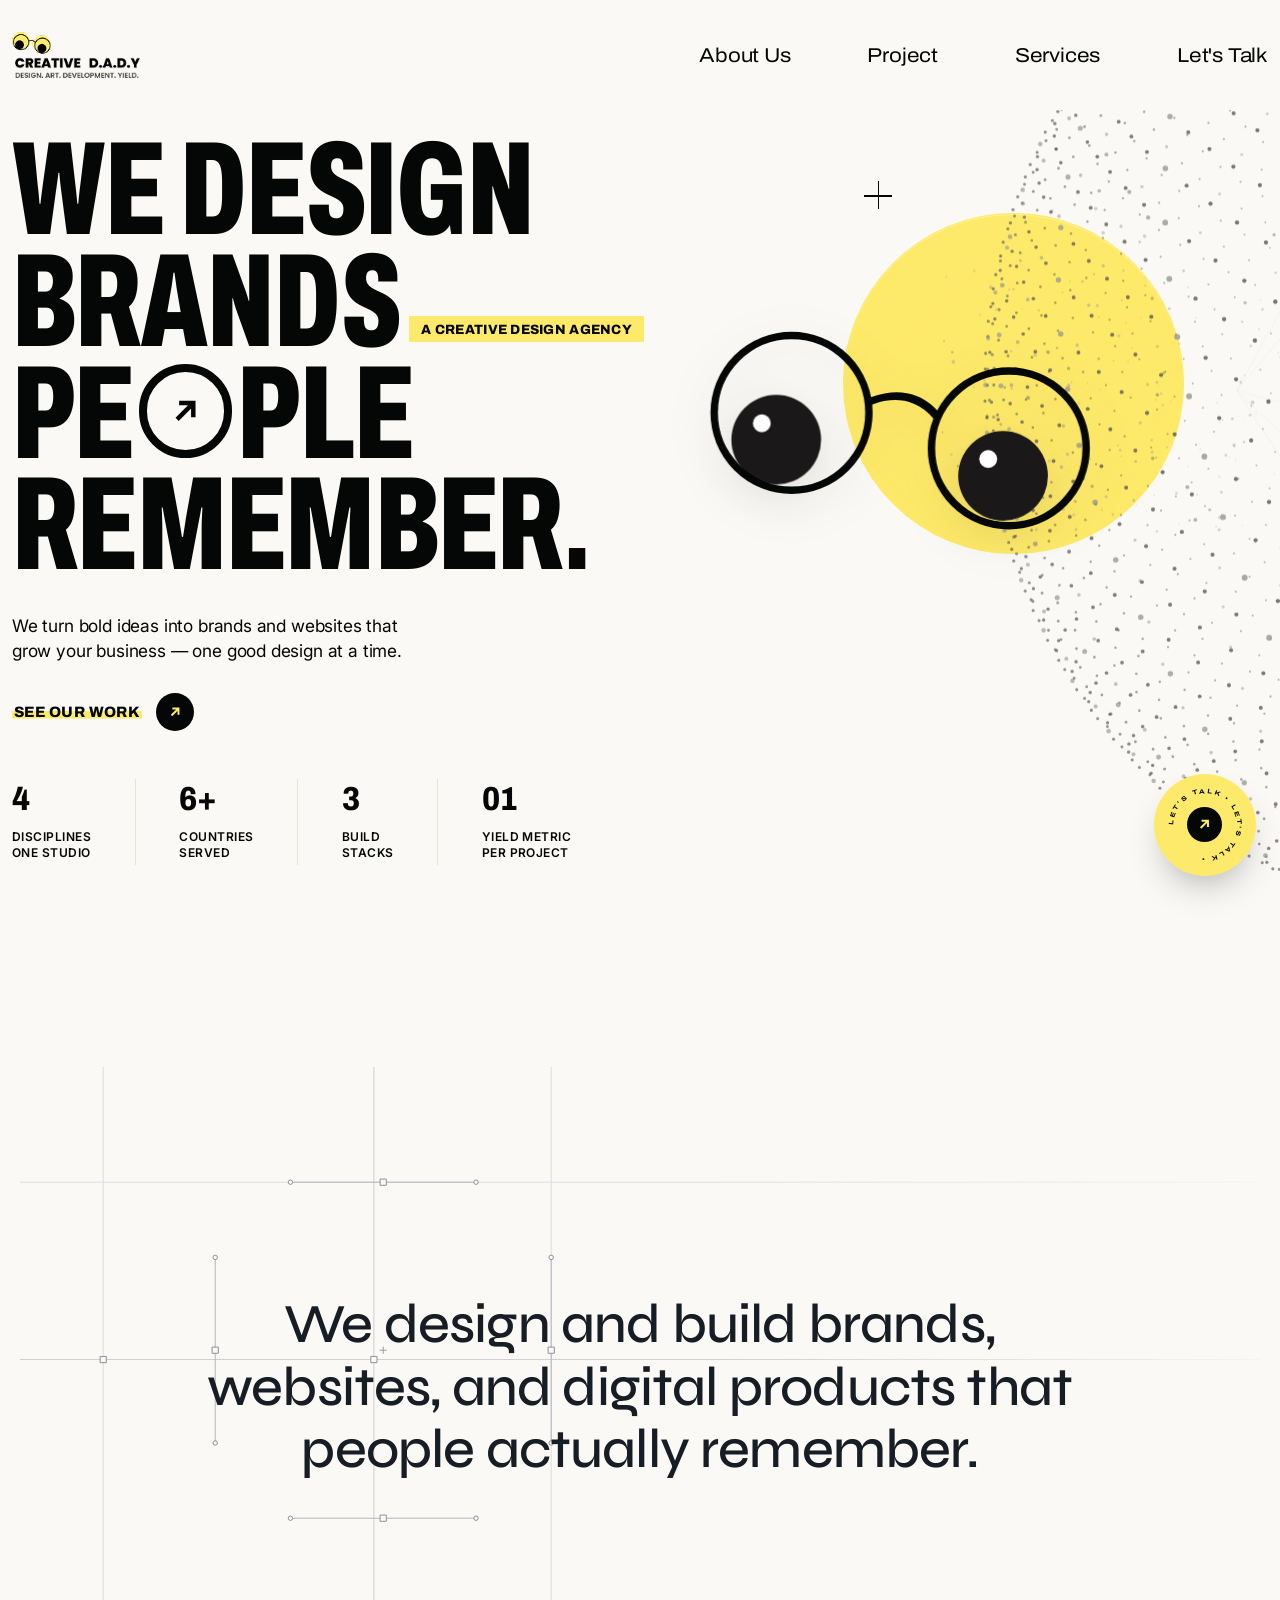
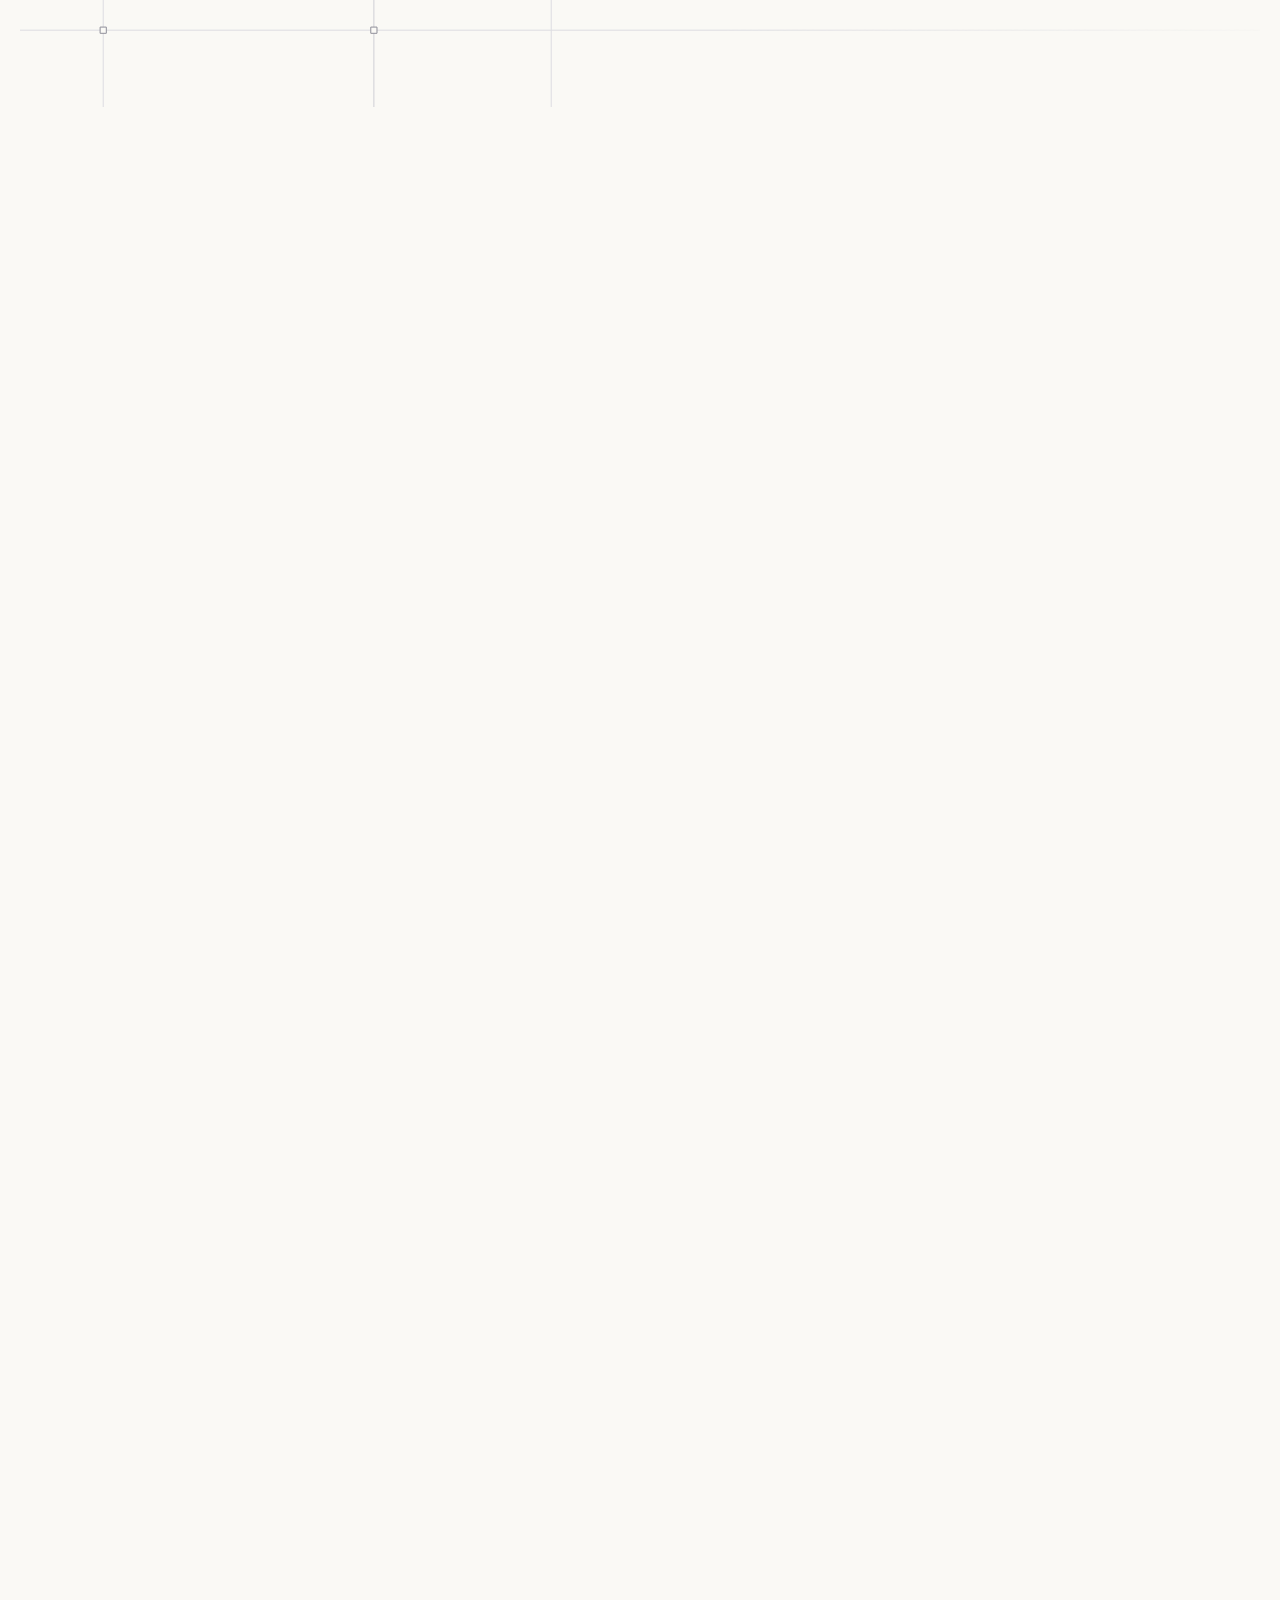
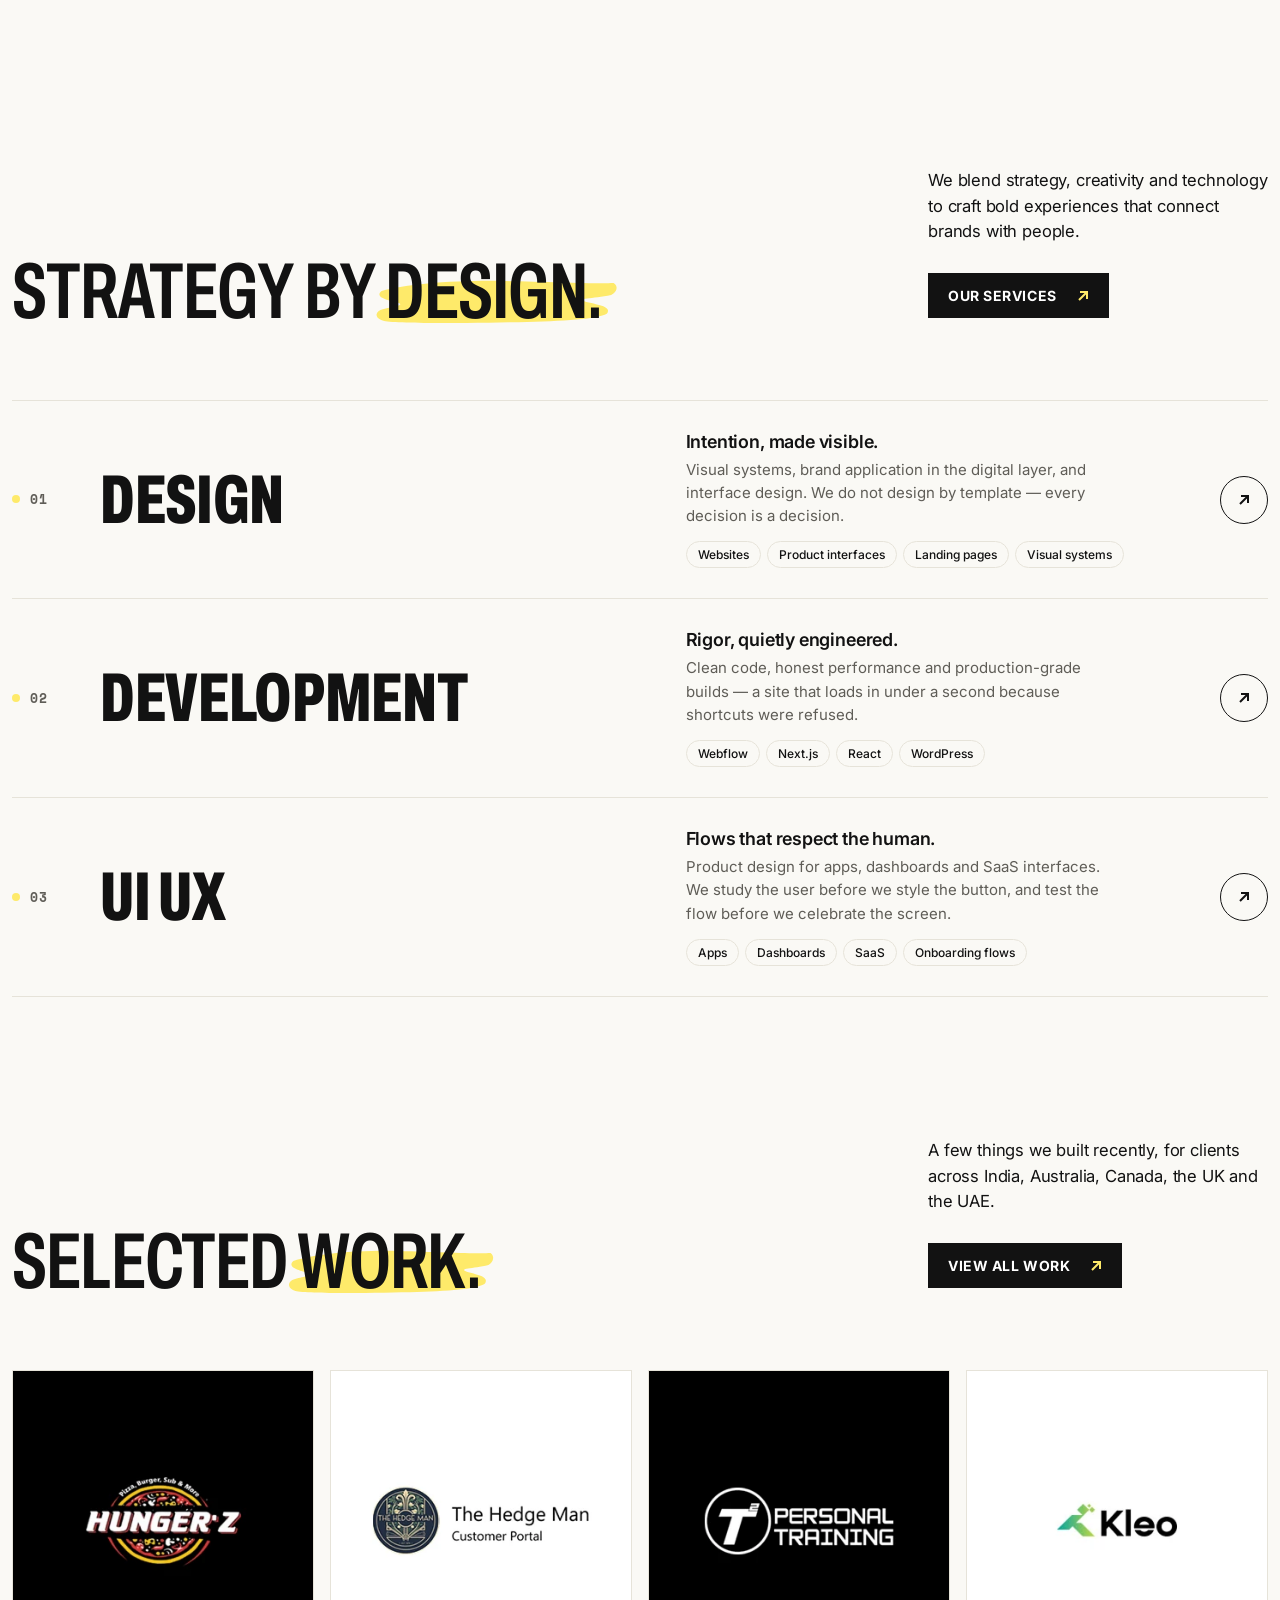
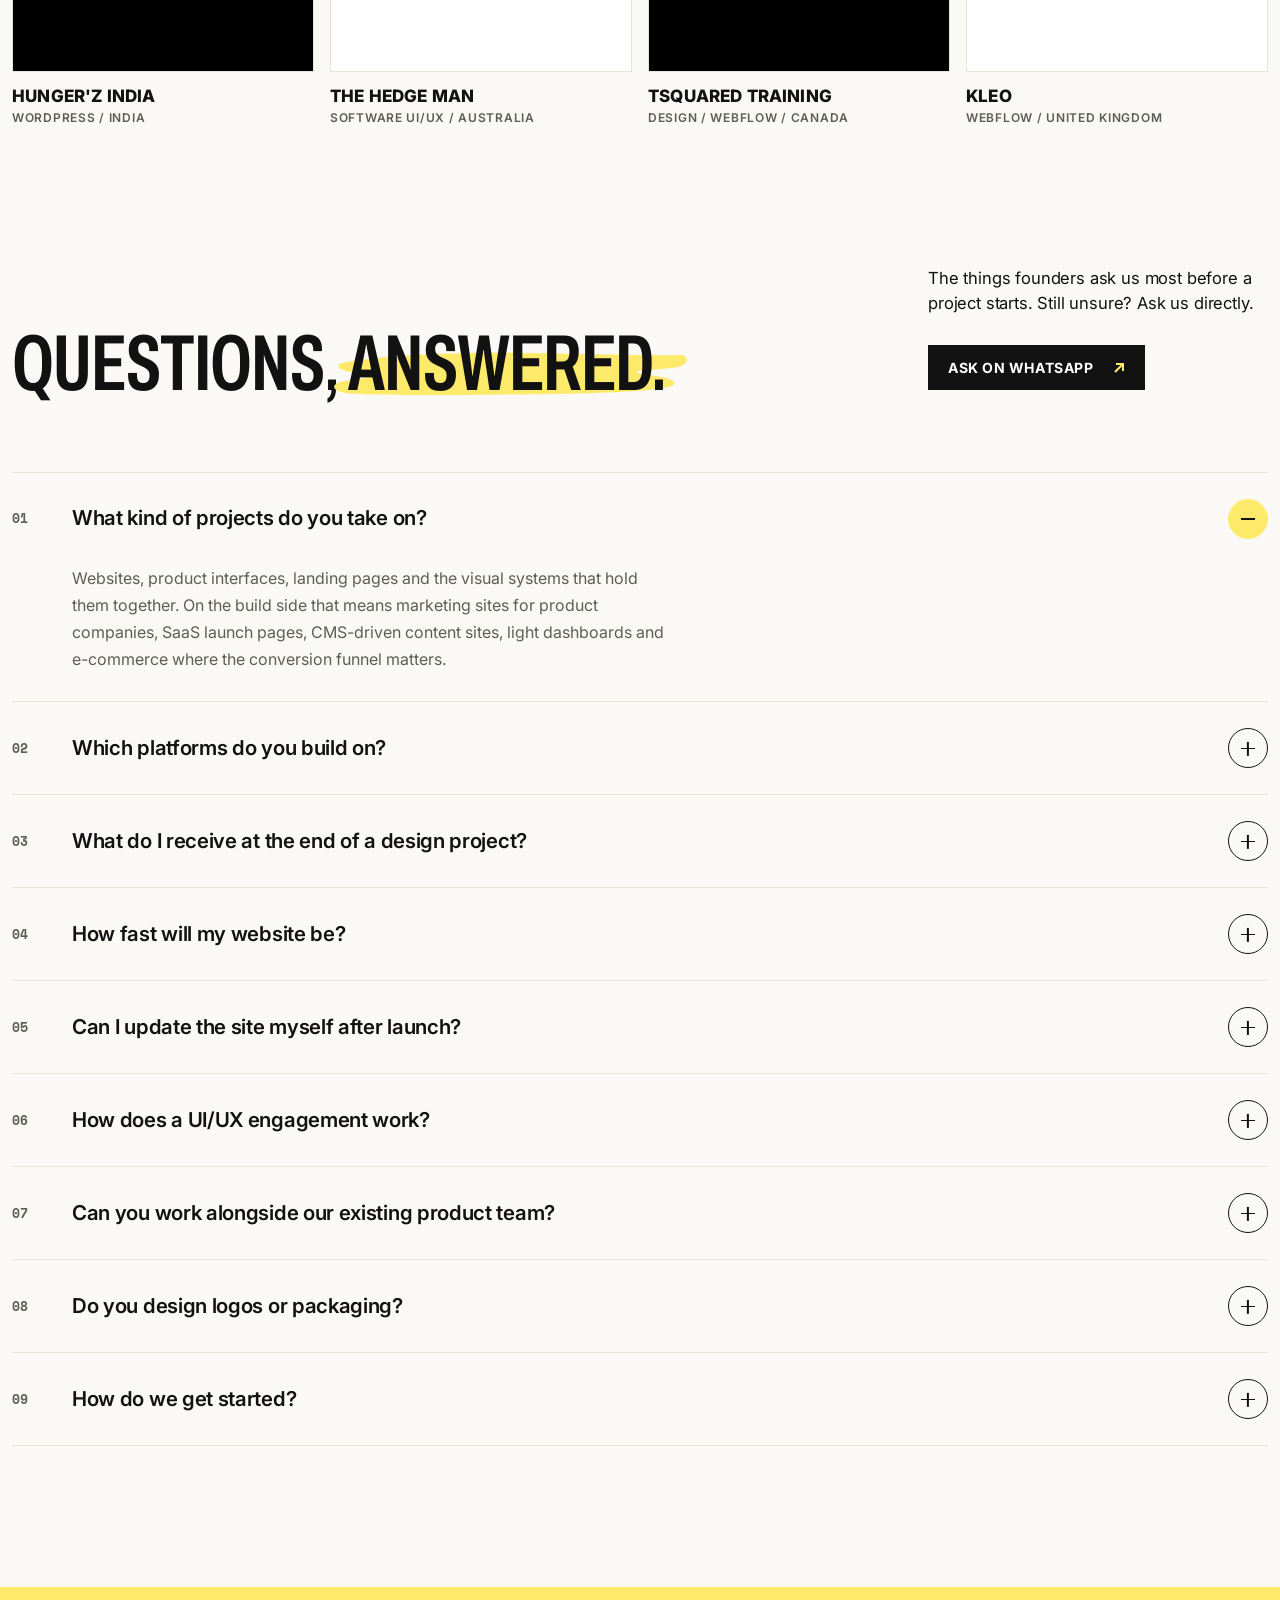
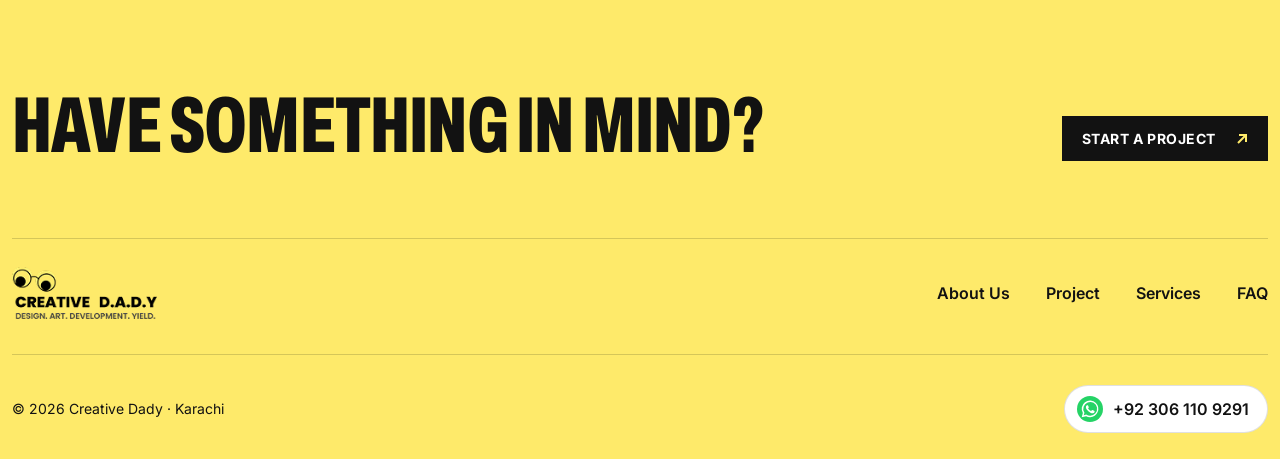
<file: index.html>
<!doctype html>
<html lang="en">
<head>
<meta charset="utf-8">
<meta name="viewport" content="width=device-width, initial-scale=1">
<title>Creative Dady — Design, Art, Development</title>
<meta name="description" content="Creative Dady designs and builds websites, brands and digital products that grow your business.">
<meta name="theme-color" content="#faf9f5">
<meta property="og:type" content="website">
<meta property="og:site_name" content="Creative Dady">
<meta property="og:title" content="Creative Dady — Design, Art, Development">
<meta property="og:description" content="Creative Dady designs and builds websites, brands and digital products that grow your business.">
<link rel="icon" href="assets/images/favicon/favicon.svg" type="image/svg+xml">
<link rel="apple-touch-icon" href="assets/images/favicon/apple-touch-icon.png">
<link rel="preconnect" href="https://fonts.googleapis.com">
<link rel="preconnect" href="https://fonts.gstatic.com" crossorigin>
<link href="https://fonts.googleapis.com/css2?family=Archivo:wdth,wght@62..125,100..900&family=Space+Mono&family=Syne:wght@400;500;600&family=Inter:wght@400;500;600;700&display=swap" rel="stylesheet">
<link rel="stylesheet" href="assets/css/site.css">
</head>
<body>
<a class="skip" href="#main">Skip to content</a>

<div class="hero-zone">
  <header>
    <div class="container-xxl nav">
      <a href="/" class="logo"><img src="assets/images/CD-logo-26_xl_1.png" alt="Creative Dady"></a>
      <button class="nav-toggle" type="button" aria-expanded="false" aria-label="Open menu"><i></i><i></i></button>
      <ul>
        <li><a href="about-us.html">About Us</a></li>
        <li><a href="#selected-work">Project</a></li>
        <li><a href="#services">Services</a></li>
        <li><a href="https://wa.me/923061109291" target="_blank" rel="noopener">Let's Talk</a></li>
      </ul>
    </div>
  </header>

  <section class="hero" data-sec>
    <div class="container-xxl">
      <div class="hx">
        <div class="hx-copy">
          <h1 class="hx-title" aria-label="We design brands people remember.">
            <span class="l" aria-hidden="true"><span>We design</span></span>
            <span class="l l-tag" aria-hidden="true"><span>Brands</span><em class="hx-tag" id="hxTag">A creative design agency</em></span>
            <span class="l" aria-hidden="true"><span>Pe<a class="hx-o" href="#selected-work" tabindex="-1"><svg viewBox="0 0 16 16" fill="none" stroke="currentColor" stroke-width="2.2" aria-hidden="true"><path d="M4 12 12 4M5 4h7v7"/></svg></a>ple</span></span>
            <span class="l" aria-hidden="true"><span>Remember.</span></span>
          </h1>
          <p>We turn bold ideas into brands and websites that grow your business &mdash; one good design at a time.</p>
          <a class="hx-cta" href="#selected-work"><span>See our work</span><i><svg viewBox="0 0 16 16" fill="none" stroke="currentColor" stroke-width="2.2" aria-hidden="true"><path d="M4 12 12 4M5 4h7v7"/></svg></i></a>
        </div>

        <div class="hx-art" id="hx-art">
          <div class="disc-stack">
            <div class="hx-yellow-disc" aria-hidden="true"></div>
            <div class="hx-glass-disc" aria-hidden="true"></div>
            <div class="globe-wrap" id="globe-wrap" aria-hidden="true">
              <canvas id="globe"></canvas>
            </div>
            <svg class="glasses" id="glasses" viewBox="0 0 470 267" role="img" aria-label="Creative D.A.D.Y glasses in front of a rotating dotted globe, a transparent glass circle and a solid yellow circle">
              <g class="pupil" data-px="119.68" data-py="170.98">
                <circle cx="119.68" cy="170.98" r="30.11" fill="#1a1818"/>
                <circle cx="110" cy="160" r="6" fill="#fff"/>
              </g>
              <g class="pupil" data-px="271.96" data-py="195.32">
                <circle cx="271.96" cy="195.32" r="30.11" fill="#1a1818"/>
                <circle cx="262" cy="184" r="6" fill="#fff"/>
              </g>
              <g fill="none" stroke="#050706" stroke-width="5" stroke-miterlimit="10">
                <circle cx="129.94" cy="152.95" r="51.94"/>
                <circle cx="275.80" cy="176.79" r="51.94"/>
              </g>
              <path fill="#050706" transform="translate(149.3 122.75)" d="M34.334,24.937s24.259-12,41.951,9.529l4.024-3.3S65.769,7.966,33.84,19.811C33.727,19.47,34.334,24.937,34.334,24.937Z"/>
            </svg>
          </div>
          <div class="hx-deco">
            <span class="cross" aria-hidden="true"></span>
            <a class="hx-badge" href="https://wa.me/923061109291" target="_blank" rel="noopener" aria-label="Let's talk on WhatsApp">
              <svg class="ring" viewBox="0 0 200 200" aria-hidden="true">
                <defs><path id="hxCirc" d="M100,100 m-74,0 a74,74 0 1,1 148,0 a74,74 0 1,1 -148,0"/></defs>
                <text><textPath href="#hxCirc">LET'S TALK &bull; LET'S TALK &bull; </textPath></text>
              </svg>
              <span class="mid"><svg viewBox="0 0 16 16" fill="none" stroke="currentColor" stroke-width="2.2" aria-hidden="true"><path d="M4 12 12 4M5 4h7v7"/></svg></span>
            </a>
          </div>
        </div>
      </div>

      <div class="hx-stats">
        <div><b>4</b><small>Disciplines<br>one studio</small></div>
        <div><b>6+</b><small>Countries<br>served</small></div>
        <div><b>3</b><small>Build<br>stacks</small></div>
        <div><b>01</b><small>Yield metric<br>per project</small></div>
      </div>
    </div>
  </section>

</div>
<main id="main">
  <!-- Statement -->
  <section class="statement" id="about" data-sec>
    <div class="st-pin">
      <div class="st-card">
        <svg class="st-art" viewBox="0 0 1875 721" preserveAspectRatio="xMinYMid slice" aria-hidden="true" focusable="false">
          <defs>
            <linearGradient id="stFadeGrad" x1="0" y1="0" x2="1" y2="0">
              <stop offset="0" stop-color="#fff"/><stop offset=".42" stop-color="#fff"/><stop offset=".78" stop-color="#fff" stop-opacity="0"/>
            </linearGradient>
            <mask id="stFade" maskUnits="userSpaceOnUse" x="0" y="0" width="1875" height="721">
              <rect x="0" y="0" width="1875" height="721" fill="url(#stFadeGrad)"/>
            </mask>
            <clipPath id="stClip">
              <path clip-rule="evenodd" d="M93.75 329.56L398.67 329.56L398.67 634.48L93.75 634.48L93.75 329.56Z M409.19 129.78C513.72 129.78 598.45 214.51 598.45 319.04C598.45 423.57 513.72 508.31 409.19 508.31C304.66 508.31 219.92 423.57 219.92 319.04C219.92 214.51 304.66 129.78 409.19 129.78Z"/>
            </clipPath>
          </defs>
          <g mask="url(#stFade)">
            <g class="guides">
              <path d="M0 129.78H1875"/><path d="M0 634.48H1875"/><path d="M93.75 0V721"/><path d="M598.45 0V721"/>
            </g>
            <g class="construct">
              <path d="M0 329.56L1875 329.56"/><path d="M398.67 0L398.67 721"/>
              <path class="draw" pathLength="1" d="M409.19 129.78A189.26 189.26 0 1 1 409.19 508.3A189.26 189.26 0 1 1 409.19 129.78Z"/>
              <path class="cross" d="M-4 0H4M0 -4V4" transform="translate(409.19 319.04)"/>
            </g>
            <g class="sketch">
              <path class="draw" pathLength="1" d="M90.0 354.0L90.5 349.1L91.0 344.3L91.5 339.4L92.0 334.6L92.5 329.7L98.4 328.8L103.3 329.2L108.1 329.7L113.0 330.0L117.8 330.4L122.7 330.7L127.5 330.9L132.4 331.1L137.2 331.2L142.1 331.3L146.9 331.4L151.8 331.4L156.6 331.3L161.5 331.2L166.3 331.1L171.2 331.0L176.0 330.9L180.9 330.8L185.7 330.6L190.6 330.5L195.4 330.5L200.3 330.4L205.1 330.4L210.0 330.4L214.8 330.5L219.7 330.6L224.5 330.8L229.4 331.0L234.2 331.2L239.1 331.5L243.9 331.8L248.8 332.2L253.6 332.5L258.5 332.9L263.3 333.2L268.2 333.6L273.0 333.9L277.9 334.2L282.7 334.5L287.5 334.7L292.4 334.9L297.2 335.1L302.1 335.1L306.9 335.1L311.8 335.1L316.6 334.9L321.5 334.7L326.3 334.5L331.2 334.1L336.0 333.8L340.9 333.3L345.7 332.8L350.6 332.3L355.4 331.8L360.3 331.3L365.1 330.7L370.0 330.2L374.8 329.6L379.7 329.1L384.5 328.6L389.4 328.2L394.2 327.8L400.5 328.9L401.1 334.8L401.3 339.7L401.5 344.5L401.6 349.4L401.7 354.2L401.7 359.1L401.6 363.9L401.6 368.7L401.5 373.6L401.3 378.4L401.2 383.3L401.0 388.1L400.8 393.0L400.7 397.8L400.5 402.7L400.4 407.5L400.3 412.4L400.2 417.2L400.2 422.1L400.2 426.9L400.3 431.8L400.4 436.6L400.5 441.5L400.7 446.3L400.9 451.2L401.2 456.0L401.4 460.9L401.7 465.7L402.0 470.6L402.3 475.4L402.6 480.3L402.9 485.1L403.1 490.0L403.3 494.8L403.4 499.7L403.5 504.5L403.6 509.4L403.6 514.2L403.5 519.1L403.4 523.9L403.2 528.8L402.9 533.6L402.6 538.5L402.2 543.3L401.8 548.2L401.3 553.0L400.8 557.9L400.2 562.7L399.7 567.5L399.1 572.4L398.5 577.2L398.0 582.1L397.4 586.9L396.9 591.8L396.4 596.6L396.0 601.5L395.6 606.3L395.3 611.2L395.0 616.0L394.8 620.9L394.7 625.7L394.6 630.6L396.8 630.5L392.9 630.4L388.0 630.5L383.2 630.6L378.3 630.8L373.5 631.0L368.6 631.2L363.8 631.4L358.9 631.7L354.1 631.9L349.2 632.1L344.4 632.3L339.5 632.4L334.7 632.5L329.8 632.6L325.0 632.7L320.1 632.7L315.3 632.6L310.4 632.6L305.6 632.4L300.7 632.3L295.9 632.1L291.0 631.9L286.2 631.7L281.4 631.5L276.5 631.3L271.7 631.1L266.8 630.9L262.0 630.7L257.1 630.6L252.3 630.5L247.4 630.4L242.6 630.5L237.7 630.5L232.9 630.7L228.0 630.8L223.2 631.1L218.3 631.4L213.5 631.8L208.6 632.2L203.8 632.7L198.9 633.2L194.1 633.7L189.2 634.3L184.4 634.8L179.5 635.4L174.7 636.0L169.8 636.5L165.0 637.0L160.1 637.5L155.3 638.0L150.4 638.4L145.6 638.7L140.7 639.0L135.9 639.2L131.0 639.3L126.2 639.4L121.3 639.4L116.5 639.4L111.6 639.3L106.8 639.1L101.9 639.0L97.1 638.7L89.8 633.0L90.0 628.1L90.3 623.3L90.6 618.4L90.9 613.6L91.2 608.7L91.4 603.9L91.7 599.0L91.9 594.2L92.0 589.3L92.1 584.5L92.2 579.6L92.2 574.8L92.2 569.9L92.1 565.1L92.1 560.2L91.9 555.4L91.8 550.6L91.6 545.7L91.5 540.9L91.3 536.0L91.2 531.2L91.0 526.3L90.9 521.5L90.8 516.6L90.8 511.8L90.8 506.9L90.8 502.1L91.0 497.2L91.1 492.4L91.3 487.5L91.6 482.7L92.0 477.8L92.3 473.0L92.8 468.1L93.2 463.3L93.8 458.4L94.3 453.6L94.8 448.7L95.4 443.9L95.9 439.0L96.5 434.2L97.0 429.3L97.4 424.5L97.9 419.6L98.3 414.8L98.6 409.9L98.9 405.1L99.1 400.2L99.2 395.4L99.3 390.5"/>
              <path class="draw" pathLength="1" d="M384.9 126.6L389.8 126.0L394.8 125.5L399.7 125.1L404.7 124.9L409.7 124.9L414.6 125.0L419.6 125.3L424.5 125.8L429.4 126.4L434.3 127.2L439.2 128.2L444.0 129.3L448.8 130.6L453.5 132.0L458.2 133.5L462.8 135.2L467.4 137.1L471.9 139.0L476.3 141.1L480.7 143.3L485.0 145.6L489.2 148.0L493.4 150.6L497.4 153.2L501.5 155.8L505.4 158.6L509.3 161.4L513.1 164.3L516.8 167.3L520.5 170.3L524.1 173.4L527.7 176.6L531.2 179.8L534.6 183.1L538.0 186.4L541.3 189.8L544.5 193.2L547.7 196.7L550.9 200.2L553.9 203.9L556.9 207.5L559.8 211.3L562.7 215.1L565.4 219.0L568.1 222.9L570.7 226.9L573.1 231.0L575.5 235.1L577.8 239.3L579.9 243.6L582.0 247.9L583.9 252.3L585.7 256.8L587.4 261.3L588.9 265.8L590.3 270.4L591.5 275.0L592.6 279.7L593.6 284.4L594.4 289.2L595.0 293.9L595.6 298.7L595.9 303.5L596.2 308.3L596.3 313.1L596.3 317.9L596.1 322.7L595.8 327.4L595.4 332.2L594.9 337.0L594.3 341.7L593.5 346.4L592.7 351.1L591.7 355.8L590.7 360.4L589.5 365.0L588.3 369.6L586.9 374.2L585.5 378.8L584.0 383.3L582.4 387.8L580.7 392.3L579.0 396.7L577.1 401.1L575.2 405.5L573.2 409.9L571.1 414.2L568.9 418.5L566.6 422.8L564.2 427.0L561.7 431.1L559.1 435.3L556.4 439.3L553.6 443.4L550.7 447.3L547.7 451.2L544.6 455.0L541.3 458.7L538.0 462.4L534.5 465.9L530.9 469.3L527.2 472.6L523.4 475.8L519.5 478.9L515.5 481.9L511.4 484.7L507.2 487.4L502.9 489.9L498.5 492.3L494.1 494.5L489.5 496.6L484.9 498.6L480.3 500.3L475.6 502.0L470.8 503.4L466.0 504.8L461.2 505.9L456.3 507.0L451.4 507.8L446.5 508.6L441.6 509.2L436.6 509.6L431.7 510.0L426.8 510.2L421.9 510.3L417.0 510.3L412.1 510.1L407.2 509.9L402.3 509.5L397.4 509.1L392.6 508.6L387.7 507.9L382.9 507.2L378.1 506.4L373.4 505.4L368.6 504.4L363.9 503.3L359.2 502.1L354.5 500.7L349.9 499.3L345.3 497.8L340.7 496.1L336.1 494.4L331.7 492.5L327.2 490.6L322.8 488.5L318.5 486.3L314.2 483.9L310.0 481.5L305.8 478.9L301.8 476.2L297.8 473.4L293.9 470.5L290.1 467.4L286.4 464.2L282.8 461.0L279.3 457.6L275.9 454.1L272.7 450.5L269.5 446.8L266.5 443.0L263.6 439.1L260.8 435.1L258.1 431.1L255.6 427.0L253.2 422.8L250.9 418.6L248.7 414.4L246.6 410.0L244.7 405.7L242.8 401.3L241.1 396.9L239.4 392.4L237.9 387.9L236.5 383.4L235.1 378.9L233.8 374.4L232.7 369.8L231.6 365.2L230.6 360.6L229.6 356.0L228.8 351.4L228.0 346.8L227.3 342.1L226.7 337.5L226.1 332.8L225.6 328.1L225.3 323.4L225.0 318.7L224.7 314.0L224.6 309.2L224.6 304.5L224.7 299.7L224.8 295.0L225.1 290.2L225.5 285.4L226.1 280.6L226.7 275.9L227.5 271.1L228.5 266.4L229.5 261.7L230.7 257.0L232.1 252.3L233.6 247.7L235.2 243.1L237.0 238.6L238.9 234.1L241.0 229.7L243.2 225.3L245.5 221.0L248.0 216.8L250.7 212.7L253.4 208.7L256.3 204.7L259.3 200.8L262.4 197.1L265.6 193.4L268.9 189.8L272.3 186.3L275.8 182.9L279.4 179.6L283.1 176.4L286.8 173.2L290.6 170.2L294.5 167.3L298.5 164.4L302.5 161.6L306.5 159.0L310.7 156.4L314.8 153.9L319.1 151.5L323.3 149.1L327.7 146.9L332.1 144.7L336.5 142.6L341.0 140.7L345.5 138.8L350.0 137.0"/>
            </g>
          </g>
          <g class="ink" clip-path="url(#stClip)">
            <path class="fillin" pathLength="1" style="stroke-width: 317" d="M93.75 329.56L398.67 329.56L398.67 634.48L93.75 634.48L93.75 329.56Z"/>
            <path class="fillin" pathLength="1" style="stroke-width: 394" d="M409.19 129.78C513.72 129.78 598.45 214.51 598.45 319.04C598.45 423.57 513.72 508.31 409.19 508.31C304.66 508.31 219.92 423.57 219.92 319.04C219.92 214.51 304.66 129.78 409.19 129.78Z"/>
          </g>
          <g mask="url(#stFade)">
            <g class="outline">
              <path class="draw" pathLength="1" d="M93.75 329.56L398.67 329.56L398.67 634.48L93.75 634.48L93.75 329.56Z"/>
              <path class="draw" pathLength="1" d="M409.19 129.78C513.72 129.78 598.45 214.51 598.45 319.04C598.45 423.57 513.72 508.31 409.19 508.31C304.66 508.31 219.92 423.57 219.92 319.04C219.92 214.51 304.66 129.78 409.19 129.78Z"/>
            </g>
            <g class="handles">
              <path d="M409.19 129.78L513.72 129.78"/><circle r="2.5" cx="513.72" cy="129.78"/>
              <path d="M598.45 319.04L598.45 214.51"/><circle r="2.5" cx="598.45" cy="214.51"/>
              <path d="M598.45 319.04L598.45 423.57"/><circle r="2.5" cx="598.45" cy="423.57"/>
              <path d="M409.19 508.31L513.72 508.31"/><circle r="2.5" cx="513.72" cy="508.31"/>
              <path d="M409.19 508.31L304.66 508.31"/><circle r="2.5" cx="304.66" cy="508.31"/>
              <path d="M219.92 319.04L219.92 423.57"/><circle r="2.5" cx="219.92" cy="423.57"/>
              <path d="M219.92 319.04L219.92 214.51"/><circle r="2.5" cx="219.92" cy="214.51"/>
              <path d="M409.19 129.78L304.66 129.78"/><circle r="2.5" cx="304.66" cy="129.78"/>
            </g>
            <g class="nodes">
              <rect x="90.25" y="326.06" width="7" height="7"/><rect x="395.17" y="326.06" width="7" height="7"/>
              <rect x="395.17" y="630.98" width="7" height="7"/><rect x="90.25" y="630.98" width="7" height="7"/>
              <rect x="405.69" y="126.28" width="7" height="7"/><rect x="594.95" y="315.54" width="7" height="7"/>
              <rect x="405.69" y="504.81" width="7" height="7"/><rect x="216.42" y="315.54" width="7" height="7"/>
            </g>
          </g>
        </svg>
        <div class="st-text">
          <p data-st>We design and build brands, websites, and digital products that people actually remember.</p>
        </div>
        <div class="st-text">
          <p data-st>From the first sketch to the final launch, one team takes your idea all the way to live.</p>
        </div>
      </div>
    </div>
  </section>
  <!-- Tilted showcase -->
  <div class="showcase-wrap" id="work" hidden>
    <div class="showcase" id="showcase">
      <div class="showcase-grid">
        <div class="col">
          <img loading="lazy" src="assets/images/portfolio/website/2025/constanza.webp" alt="">
          <img loading="lazy" src="assets/images/portfolio/website/2025/flyt.webp" alt="">
          <img loading="lazy" src="assets/images/portfolio/website/2025/surge.webp" alt="">
          <img loading="lazy" src="assets/images/portfolio/website/2025/constanza.webp" alt="">
          <img loading="lazy" src="assets/images/portfolio/website/2025/flyt.webp" alt="">
          <img loading="lazy" src="assets/images/portfolio/website/2025/surge.webp" alt="">
        </div>
        <div class="col">
          <img loading="lazy" src="assets/images/portfolio/website/2025/skymar.webp" alt="">
          <img loading="lazy" src="assets/images/portfolio/website/2025/sunrienta.webp" alt="">
          <img loading="lazy" src="assets/images/portfolio/website/2025/grabtheaux.webp" alt="">
          <img loading="lazy" src="assets/images/portfolio/website/2025/skymar.webp" alt="">
          <img loading="lazy" src="assets/images/portfolio/website/2025/sunrienta.webp" alt="">
          <img loading="lazy" src="assets/images/portfolio/website/2025/grabtheaux.webp" alt="">
        </div>
        <div class="col">
          <img loading="lazy" src="assets/images/portfolio/website/2025/wa-e-liquid.webp" alt="">
          <img loading="lazy" src="assets/images/portfolio/website/2025/your-authentic-self.webp" alt="">
          <img loading="lazy" src="assets/images/portfolio/website/thumb/web03-thumb.webp" alt="">
          <img loading="lazy" src="assets/images/portfolio/website/2025/wa-e-liquid.webp" alt="">
          <img loading="lazy" src="assets/images/portfolio/website/2025/your-authentic-self.webp" alt="">
          <img loading="lazy" src="assets/images/portfolio/website/thumb/web03-thumb.webp" alt="">
        </div>
        <div class="col">
          <img loading="lazy" src="assets/images/portfolio/website/thumb/web05-thumb.webp" alt="">
          <img loading="lazy" src="assets/images/portfolio/website/thumb/web07-thumb.webp" alt="">
          <img loading="lazy" src="assets/images/portfolio/website/thumb/web09-thumb.webp" alt="">
          <img loading="lazy" src="assets/images/portfolio/website/thumb/web05-thumb.webp" alt="">
          <img loading="lazy" src="assets/images/portfolio/website/thumb/web07-thumb.webp" alt="">
          <img loading="lazy" src="assets/images/portfolio/website/thumb/web09-thumb.webp" alt="">
        </div>
      </div>
    </div>
  </div>

  <!-- Services -->
  <section class="services" id="services">
    <div class="container-xxl">
      <div class="sd-head" data-sec>
        <h2 class="sd-title">Strategy by <span class="hl"><svg viewBox="0 0 400 120" preserveAspectRatio="none" aria-hidden="true"><path fill="#feea6a" d="M14 38c40-14 120-22 200-20s150 6 176 4c8 6 6 18-4 24-30 8-60 6-40 14 22 6 40 10 34 22-6 10-60 16-130 18S40 104 18 98C4 94 2 82 12 76c14-6 40-8 30-14C22 56 2 50 14 38Z"/></svg>Design.</span></h2>
        <div class="sd-side">
          <p>We blend strategy, creativity and technology to craft bold experiences that connect brands with people.</p>
          <a href="#services" class="sd-btn">Our Services <svg viewBox="0 0 16 16" fill="none" stroke="currentColor" stroke-width="2" aria-hidden="true"><path d="M4 12 12 4M5 4h7v7"/></svg></a>
        </div>
      </div>

      <ul class="svc-list" aria-label="Our services">
        <li class="svc-row"><a href="https://www.thecreativedady.com/services/design" target="_blank" rel="noopener" data-peek="0">
          <span class="no">01</span>
          <h3><span>Design</span></h3>
          <div class="desc"><b>Intention, made visible.</b><p>Visual systems, brand application in the digital layer, and interface design. We do not design by template &mdash; every decision is a decision.</p><div class="tags"><span>Websites</span><span>Product interfaces</span><span>Landing pages</span><span>Visual systems</span></div></div>
          <span class="go"><svg viewBox="0 0 16 16" fill="none" stroke="currentColor" stroke-width="2" aria-hidden="true"><path d="M4 12 12 4M5 4h7v7"/></svg></span>
          <span class="thumb"><img src="assets/images/portfolio/website/2025/constanza.webp" alt="" loading="lazy"></span>
        </a></li>
        <li class="svc-row"><a href="https://www.thecreativedady.com/services/development" target="_blank" rel="noopener" data-peek="1">
          <span class="no">02</span>
          <h3><span>Development</span></h3>
          <div class="desc"><b>Rigor, quietly engineered.</b><p>Clean code, honest performance and production-grade builds &mdash; a site that loads in under a second because shortcuts were refused.</p><div class="tags"><span>Webflow</span><span>Next.js</span><span>React</span><span>WordPress</span></div></div>
          <span class="go"><svg viewBox="0 0 16 16" fill="none" stroke="currentColor" stroke-width="2" aria-hidden="true"><path d="M4 12 12 4M5 4h7v7"/></svg></span>
          <span class="thumb"><img src="assets/images/portfolio/website/2025/flyt.webp" alt="" loading="lazy"></span>
        </a></li>
        <li class="svc-row"><a href="https://www.thecreativedady.com/services/ui-ux" target="_blank" rel="noopener" data-peek="2">
          <span class="no">03</span>
          <h3><span>UI UX</span></h3>
          <div class="desc"><b>Flows that respect the human.</b><p>Product design for apps, dashboards and SaaS interfaces. We study the user before we style the button, and test the flow before we celebrate the screen.</p><div class="tags"><span>Apps</span><span>Dashboards</span><span>SaaS</span><span>Onboarding flows</span></div></div>
          <span class="go"><svg viewBox="0 0 16 16" fill="none" stroke="currentColor" stroke-width="2" aria-hidden="true"><path d="M4 12 12 4M5 4h7v7"/></svg></span>
          <span class="thumb"><img src="assets/images/portfolio/app-design.webp" alt="" loading="lazy"></span>
        </a></li>
      </ul>
      <div class="svc-peek" aria-hidden="true"><div class="card"><img src="assets/images/portfolio/website/2025/constanza.webp" alt="Constanza website" loading="lazy"><img src="assets/images/portfolio/website/2025/flyt.webp" alt="Flyt Golf website" loading="lazy"><img class="fit" src="assets/images/portfolio/app-design.webp" alt="Construction app design" loading="lazy"></div></div>

      <div class="sd-head sd-gap" id="selected-work" data-sec>
        <h2 class="sd-title">Selected <span class="hl"><svg viewBox="0 0 400 120" preserveAspectRatio="none" aria-hidden="true"><path fill="#feea6a" d="M14 38c40-14 120-22 200-20s150 6 176 4c8 6 6 18-4 24-30 8-60 6-40 14 22 6 40 10 34 22-6 10-60 16-130 18S40 104 18 98C4 94 2 82 12 76c14-6 40-8 30-14C22 56 2 50 14 38Z"/></svg>Work.</span></h2>
        <div class="sd-side">
          <p>A few things we built recently, for clients across India, Australia, Canada, the UK and the UAE.</p>
          <a href="https://www.thecreativedady.com/work" class="sd-btn" target="_blank" rel="noopener">View all work <svg viewBox="0 0 16 16" fill="none" stroke="currentColor" stroke-width="2" aria-hidden="true"><path d="M4 12 12 4M5 4h7v7"/></svg></a>
        </div>
      </div>
      <div class="sw-grid">
        <a class="sw-card" href="https://hungerzindia.com/" target="_blank" rel="noopener"><div class="img"><img src="assets/images/clients/hunger-z.webp" alt="Hunger&#39;z India website" loading="lazy"></div><h3><span>Hunger&#39;z India</span></h3><small>WordPress / India</small></a>
        <a class="sw-card" href="https://www.thehedgeman.com.au/" target="_blank" rel="noopener"><div class="img"><img src="assets/images/clients/THM.webp" alt="The Hedge Man website" loading="lazy"></div><h3><span>The Hedge Man</span></h3><small>Software UI/UX / Australia</small></a>
        <a class="sw-card" href="https://www.tsquaredtraining.com/" target="_blank" rel="noopener"><div class="img"><img src="assets/images/clients/Tsquared-Training.webp" alt="Tsquared Training website" loading="lazy"></div><h3><span>Tsquared Training</span></h3><small>Design / Webflow / Canada</small></a>
        <a class="sw-card" href="https://www.kleocloud.com/" target="_blank" rel="noopener"><div class="img"><img src="assets/images/clients/Kleo-cloud.webp" alt="Kleo website" loading="lazy"></div><h3><span>Kleo</span></h3><small>Webflow / United Kingdom</small></a>
      </div>
    </div>
  </section>

  <!-- FAQ -->
  <section class="faq" id="faq">
    <div class="container-xxl">
      <div class="sd-head" data-sec>
        <h2 class="sd-title">Questions, <span class="hl"><svg viewBox="0 0 400 120" preserveAspectRatio="none" aria-hidden="true"><path fill="#feea6a" d="M14 38c40-14 120-22 200-20s150 6 176 4c8 6 6 18-4 24-30 8-60 6-40 14 22 6 40 10 34 22-6 10-60 16-130 18S40 104 18 98C4 94 2 82 12 76c14-6 40-8 30-14C22 56 2 50 14 38Z"/></svg>answered.</span></h2>
        <div class="sd-side">
          <p>The things founders ask us most before a project starts. Still unsure? Ask us directly.</p>
          <a href="https://wa.me/923061109291" class="sd-btn" target="_blank" rel="noopener">Ask on WhatsApp <svg viewBox="0 0 16 16" fill="none" stroke="currentColor" stroke-width="2" aria-hidden="true"><path d="M4 12 12 4M5 4h7v7"/></svg></a>
        </div>
      </div>
      <ul class="faq-list">
          <li class="faq-item open">
            <button class="faq-q" type="button" aria-expanded="true" aria-controls="faq-a1" id="faq-q1"><span class="n">01</span><span class="t">What kind of projects do you take on?</span><span class="pm" aria-hidden="true"></span></button>
            <div class="faq-a" id="faq-a1" role="region" aria-labelledby="faq-q1"><div><p>Websites, product interfaces, landing pages and the visual systems that hold them together. On the build side that means marketing sites for product companies, SaaS launch pages, CMS-driven content sites, light dashboards and e-commerce where the conversion funnel matters.</p></div></div>
          </li>
          <li class="faq-item">
            <button class="faq-q" type="button" aria-expanded="false" aria-controls="faq-a2" id="faq-q2"><span class="n">02</span><span class="t">Which platforms do you build on?</span><span class="pm" aria-hidden="true"></span></button>
            <div class="faq-a" id="faq-a2" role="region" aria-labelledby="faq-q2"><div><p>Whatever fits the project. Webflow when you want to edit without us in the loop, Next.js and React when the product needs component architecture, and WordPress when your content team already lives in it. We write TypeScript and deploy on Vercel, Netlify or Cloudflare.</p></div></div>
          </li>
          <li class="faq-item">
            <button class="faq-q" type="button" aria-expanded="false" aria-controls="faq-a3" id="faq-q3"><span class="n">03</span><span class="t">What do I receive at the end of a design project?</span><span class="pm" aria-hidden="true"></span></button>
            <div class="faq-a" id="faq-a3" role="region" aria-labelledby="faq-q3"><div><p>A production-ready, component-based Figma file that any developer can build from: type scale, colour and spacing systems, component variants for every interactive state, and annotated screens where behaviour needs explaining. No 40-page brand book, no moodboard and a bill.</p></div></div>
          </li>
          <li class="faq-item">
            <button class="faq-q" type="button" aria-expanded="false" aria-controls="faq-a4" id="faq-q4"><span class="n">04</span><span class="t">How fast will my website be?</span><span class="pm" aria-hidden="true"></span></button>
            <div class="faq-a" id="faq-a4" role="region" aria-labelledby="faq-q4"><div><p>Every site is benchmarked before handover. We aim for Lighthouse performance in the high nineties on desktop, at least the mid-eighties on mobile, and a first paint under one second. If a site we build is slower than the one it replaced, the project did not succeed.</p></div></div>
          </li>
          <li class="faq-item">
            <button class="faq-q" type="button" aria-expanded="false" aria-controls="faq-a5" id="faq-q5"><span class="n">05</span><span class="t">Can I update the site myself after launch?</span><span class="pm" aria-hidden="true"></span></button>
            <div class="faq-a" id="faq-a5" role="region" aria-labelledby="faq-q5"><div><p>Yes. Every engagement ends with a handover document covering hosting, domain, CMS access, deployment and a plain-language guide to everyday edits, so you can change your own content without calling us. Some clients keep us on retainer; others part ways cleanly.</p></div></div>
          </li>
          <li class="faq-item">
            <button class="faq-q" type="button" aria-expanded="false" aria-controls="faq-a6" id="faq-q6"><span class="n">06</span><span class="t">How does a UI/UX engagement work?</span><span class="pm" aria-hidden="true"></span></button>
            <div class="faq-a" id="faq-a6" role="region" aria-labelledby="faq-q6"><div><p>It starts with discovery: we map the product, find the two or three flows that matter most and learn from users, recordings or analytics. Then low-fidelity wireframes, flows iterated with you in shared Figma sessions, and finally a prototype plus a component library with every empty, loading, error and success state.</p></div></div>
          </li>
          <li class="faq-item">
            <button class="faq-q" type="button" aria-expanded="false" aria-controls="faq-a7" id="faq-q7"><span class="n">07</span><span class="t">Can you work alongside our existing product team?</span><span class="pm" aria-hidden="true"></span></button>
            <div class="faq-a" id="faq-a7" role="region" aria-labelledby="faq-q7"><div><p>That is how a lot of our UI/UX work happens. We run design sprints, join stand-ups during the active phase and hand over finished screens, while your engineers keep writing the code and your PM keeps the roadmap. We step back when design is no longer the bottleneck.</p></div></div>
          </li>
          <li class="faq-item">
            <button class="faq-q" type="button" aria-expanded="false" aria-controls="faq-a8" id="faq-q8"><span class="n">08</span><span class="t">Do you design logos or packaging?</span><span class="pm" aria-hidden="true"></span></button>
            <div class="faq-a" id="faq-a8" role="region" aria-labelledby="faq-q8"><div><p>Not as standalone projects. Logo design is its own specialisation, so we would rather refer you to someone who does it better. We also turn down copy-this-site briefs. If your brief is not a fit, we will say so in the first call.</p></div></div>
          </li>
          <li class="faq-item">
            <button class="faq-q" type="button" aria-expanded="false" aria-controls="faq-a9" id="faq-q9"><span class="n">09</span><span class="t">How do we get started?</span><span class="pm" aria-hidden="true"></span></button>
            <div class="faq-a" id="faq-a9" role="region" aria-labelledby="faq-q9"><div><p>Book a free consultation or message us on WhatsApp. We are based in Karachi and work with clients across India, Australia, Canada, the UK and the UAE. Every project starts by agreeing the one number it needs to move.</p></div></div>
          </li>
      </ul>
    </div>
    <script type="application/ld+json">{"@context": "https://schema.org", "@type": "FAQPage", "mainEntity": [{"@type": "Question", "name": "What kind of projects do you take on?", "acceptedAnswer": {"@type": "Answer", "text": "Websites, product interfaces, landing pages and the visual systems that hold them together. On the build side that means marketing sites for product companies, SaaS launch pages, CMS-driven content sites, light dashboards and e-commerce where the conversion funnel matters."}}, {"@type": "Question", "name": "Which platforms do you build on?", "acceptedAnswer": {"@type": "Answer", "text": "Whatever fits the project. Webflow when you want to edit without us in the loop, Next.js and React when the product needs component architecture, and WordPress when your content team already lives in it. We write TypeScript and deploy on Vercel, Netlify or Cloudflare."}}, {"@type": "Question", "name": "What do I receive at the end of a design project?", "acceptedAnswer": {"@type": "Answer", "text": "A production-ready, component-based Figma file that any developer can build from: type scale, colour and spacing systems, component variants for every interactive state, and annotated screens where behaviour needs explaining. No 40-page brand book, no moodboard and a bill."}}, {"@type": "Question", "name": "How fast will my website be?", "acceptedAnswer": {"@type": "Answer", "text": "Every site is benchmarked before handover. We aim for Lighthouse performance in the high nineties on desktop, at least the mid-eighties on mobile, and a first paint under one second. If a site we build is slower than the one it replaced, the project did not succeed."}}, {"@type": "Question", "name": "Can I update the site myself after launch?", "acceptedAnswer": {"@type": "Answer", "text": "Yes. Every engagement ends with a handover document covering hosting, domain, CMS access, deployment and a plain-language guide to everyday edits, so you can change your own content without calling us. Some clients keep us on retainer; others part ways cleanly."}}, {"@type": "Question", "name": "How does a UI/UX engagement work?", "acceptedAnswer": {"@type": "Answer", "text": "It starts with discovery: we map the product, find the two or three flows that matter most and learn from users, recordings or analytics. Then low-fidelity wireframes, flows iterated with you in shared Figma sessions, and finally a prototype plus a component library with every empty, loading, error and success state."}}, {"@type": "Question", "name": "Can you work alongside our existing product team?", "acceptedAnswer": {"@type": "Answer", "text": "That is how a lot of our UI/UX work happens. We run design sprints, join stand-ups during the active phase and hand over finished screens, while your engineers keep writing the code and your PM keeps the roadmap. We step back when design is no longer the bottleneck."}}, {"@type": "Question", "name": "Do you design logos or packaging?", "acceptedAnswer": {"@type": "Answer", "text": "Not as standalone projects. Logo design is its own specialisation, so we would rather refer you to someone who does it better. We also turn down copy-this-site briefs. If your brief is not a fit, we will say so in the first call."}}, {"@type": "Question", "name": "How do we get started?", "acceptedAnswer": {"@type": "Answer", "text": "Book a free consultation or message us on WhatsApp. We are based in Karachi and work with clients across India, Australia, Canada, the UK and the UAE. Every project starts by agreeing the one number it needs to move."}}]}</script>
  </section>
</main>

<div class="sec-count" id="secCount" aria-hidden="true">
  <span class="num"><span>01</span></span><span class="bar"><i></i></span><span class="total">04</span>
</div>

<footer>
  <div class="container-xxl">
    <div class="ft-top">
      <p class="ft-title">Have something in mind?</p>
      <a class="sd-btn" href="https://www.thecreativedady.com/contact-us" target="_blank" rel="noopener">Start a Project <svg viewBox="0 0 16 16" fill="none" stroke="currentColor" stroke-width="2" aria-hidden="true"><path d="M4 12 12 4M5 4h7v7"/></svg></a>
    </div>
    <div class="ft-mid">
      <a href="/" aria-label="Creative Dady home"><img src="assets/images/CD-logo-26_xl_1.png" alt="Creative Dady" loading="lazy"></a>
      <nav aria-label="Footer"><a href="about-us.html">About Us</a><a href="#selected-work">Project</a><a href="#services">Services</a><a href="#faq">FAQ</a></nav>
    </div>
  </div>
  <div class="container-xxl foot">
    <small>&copy; <span id="yr">2026</span> Creative Dady &middot; Karachi</small>
    <a class="wa" href="https://wa.me/923061109291" target="_blank" rel="noopener" aria-label="Chat on WhatsApp">
      <svg viewBox="0 0 32 32" aria-hidden="true"><circle cx="16" cy="16" r="16" fill="#25D366"/><path fill="#fff" d="M23.3 8.7A10.2 10.2 0 0 0 7.2 21l-1.4 5.2 5.4-1.4a10.2 10.2 0 0 0 4.9 1.2 10.2 10.2 0 0 0 7.2-17.3Zm-7.2 15.6a8.5 8.5 0 0 1-4.3-1.2l-.3-.2-3.2.8.9-3.1-.2-.3a8.5 8.5 0 1 1 7.1 4Zm4.7-6.3c-.3-.1-1.5-.7-1.7-.8-.2-.1-.4-.1-.6.1l-.8 1c-.1.2-.3.2-.5.1a7 7 0 0 1-3.5-3c-.3-.5.3-.4.7-1.4.1-.2 0-.3 0-.4l-.8-1.9c-.2-.5-.4-.4-.6-.4h-.5a1 1 0 0 0-.7.3 3 3 0 0 0-.9 2.2 5.2 5.2 0 0 0 1.1 2.7 11.8 11.8 0 0 0 4.5 4c1.7.7 2.3.8 3.2.6a2.7 2.7 0 0 0 1.8-1.2 2.2 2.2 0 0 0 .1-1.3c0-.2-.2-.3-.5-.4Z"/></svg>
      +92 306 110 9291
    </a>
  </div>
</footer>

<script src="assets/js/site.js"></script>
</body>
</html>
</file>
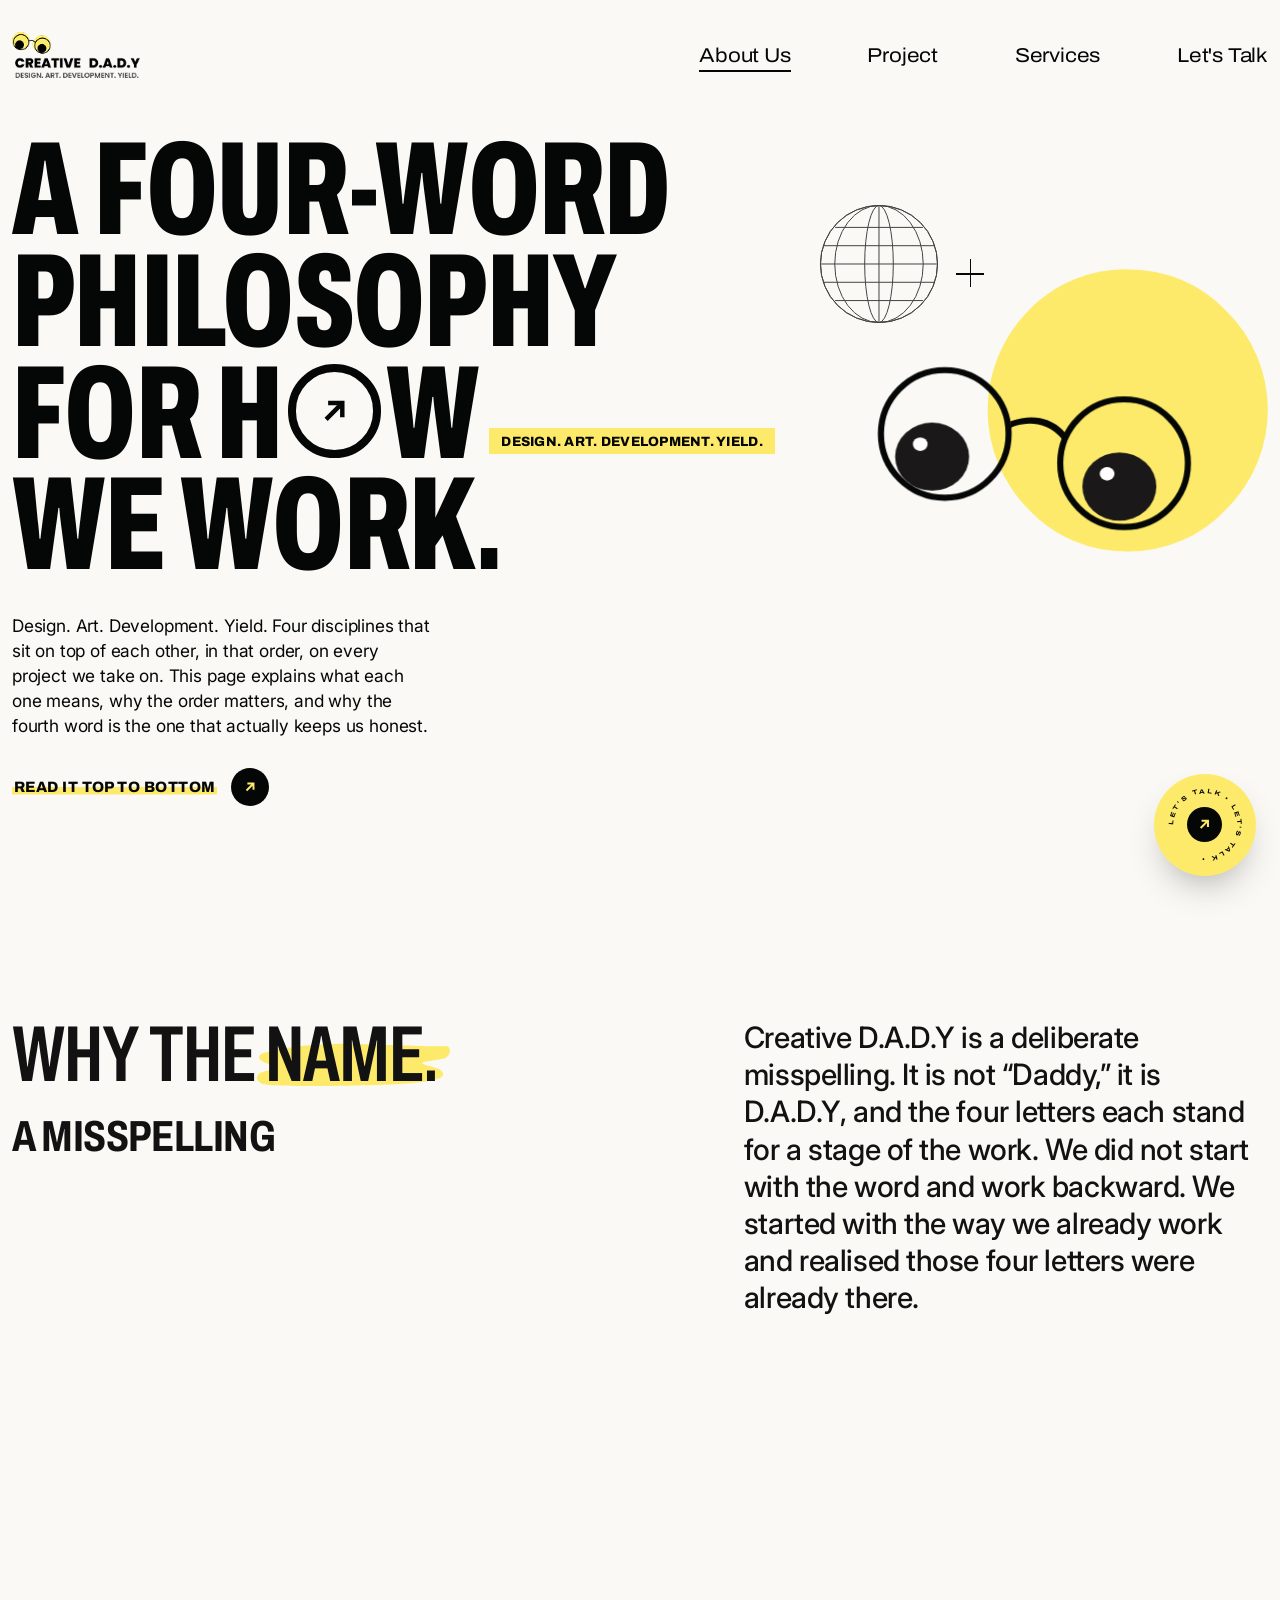
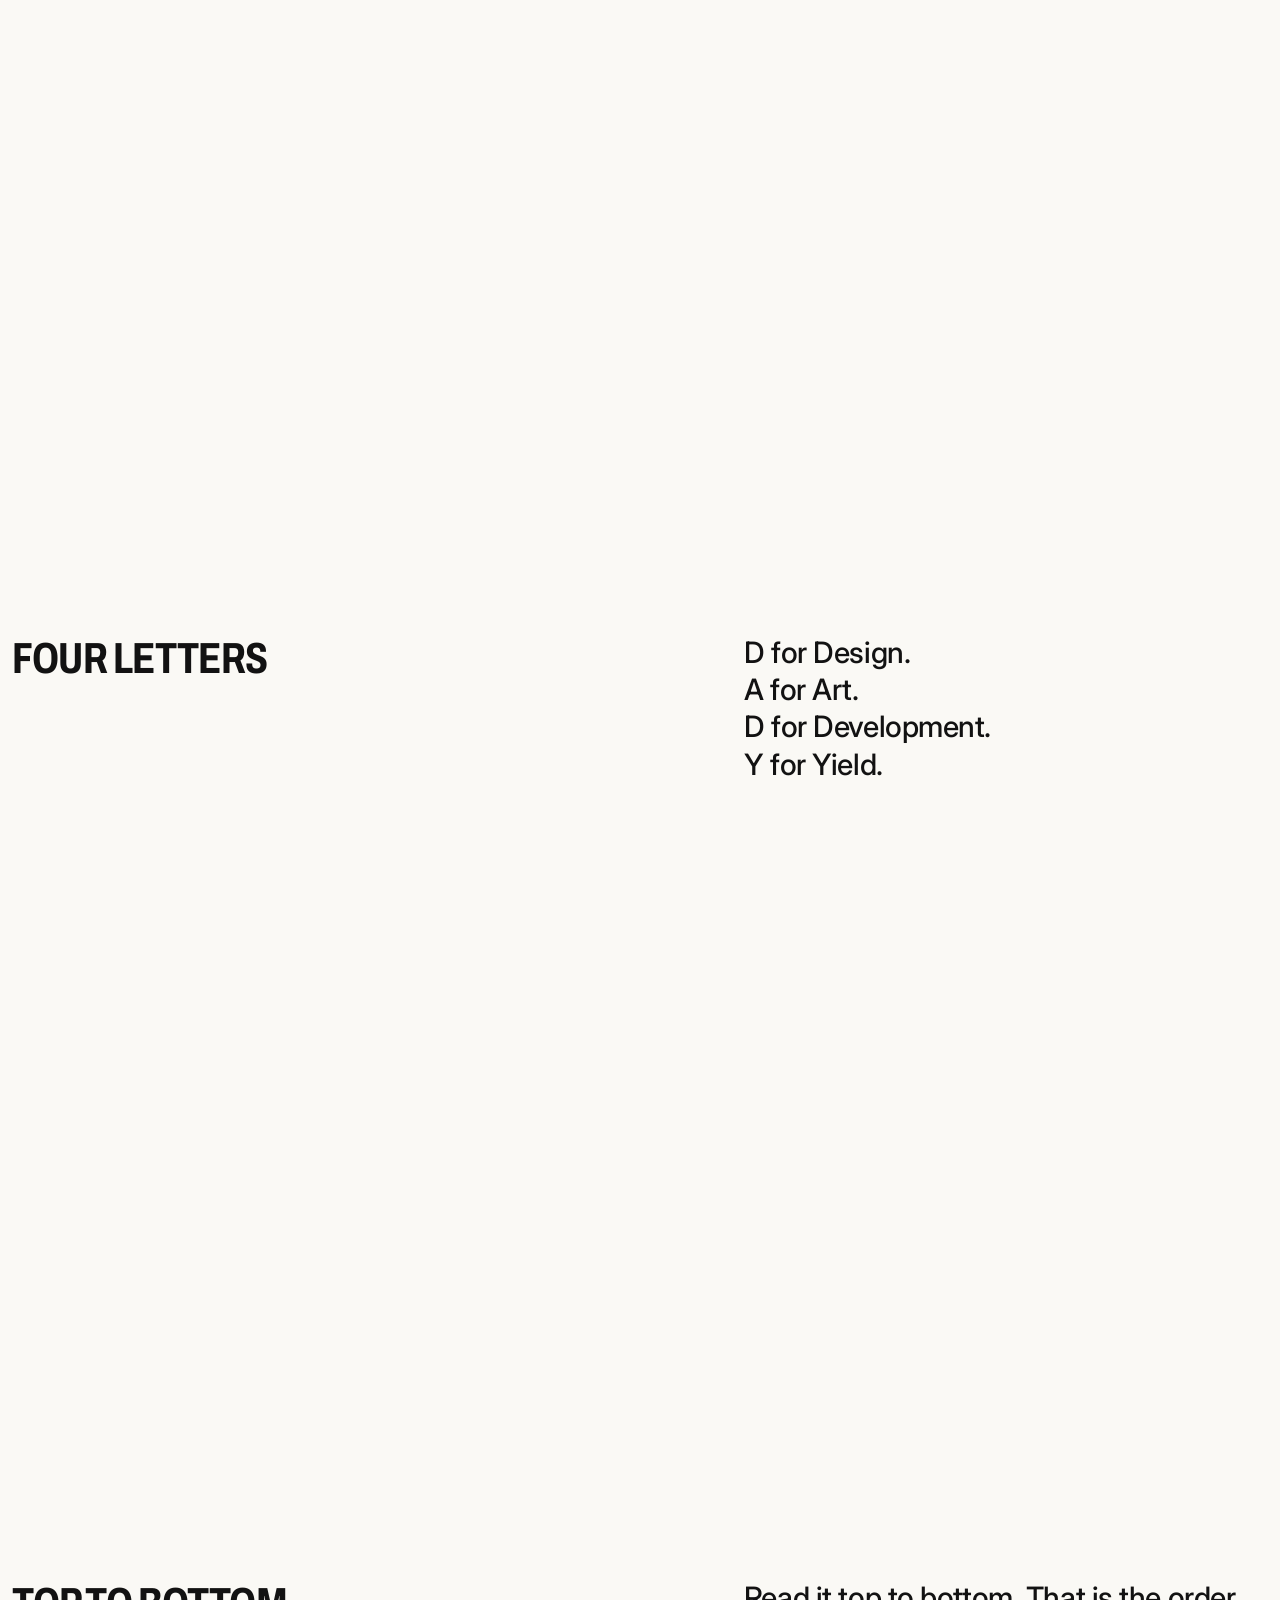
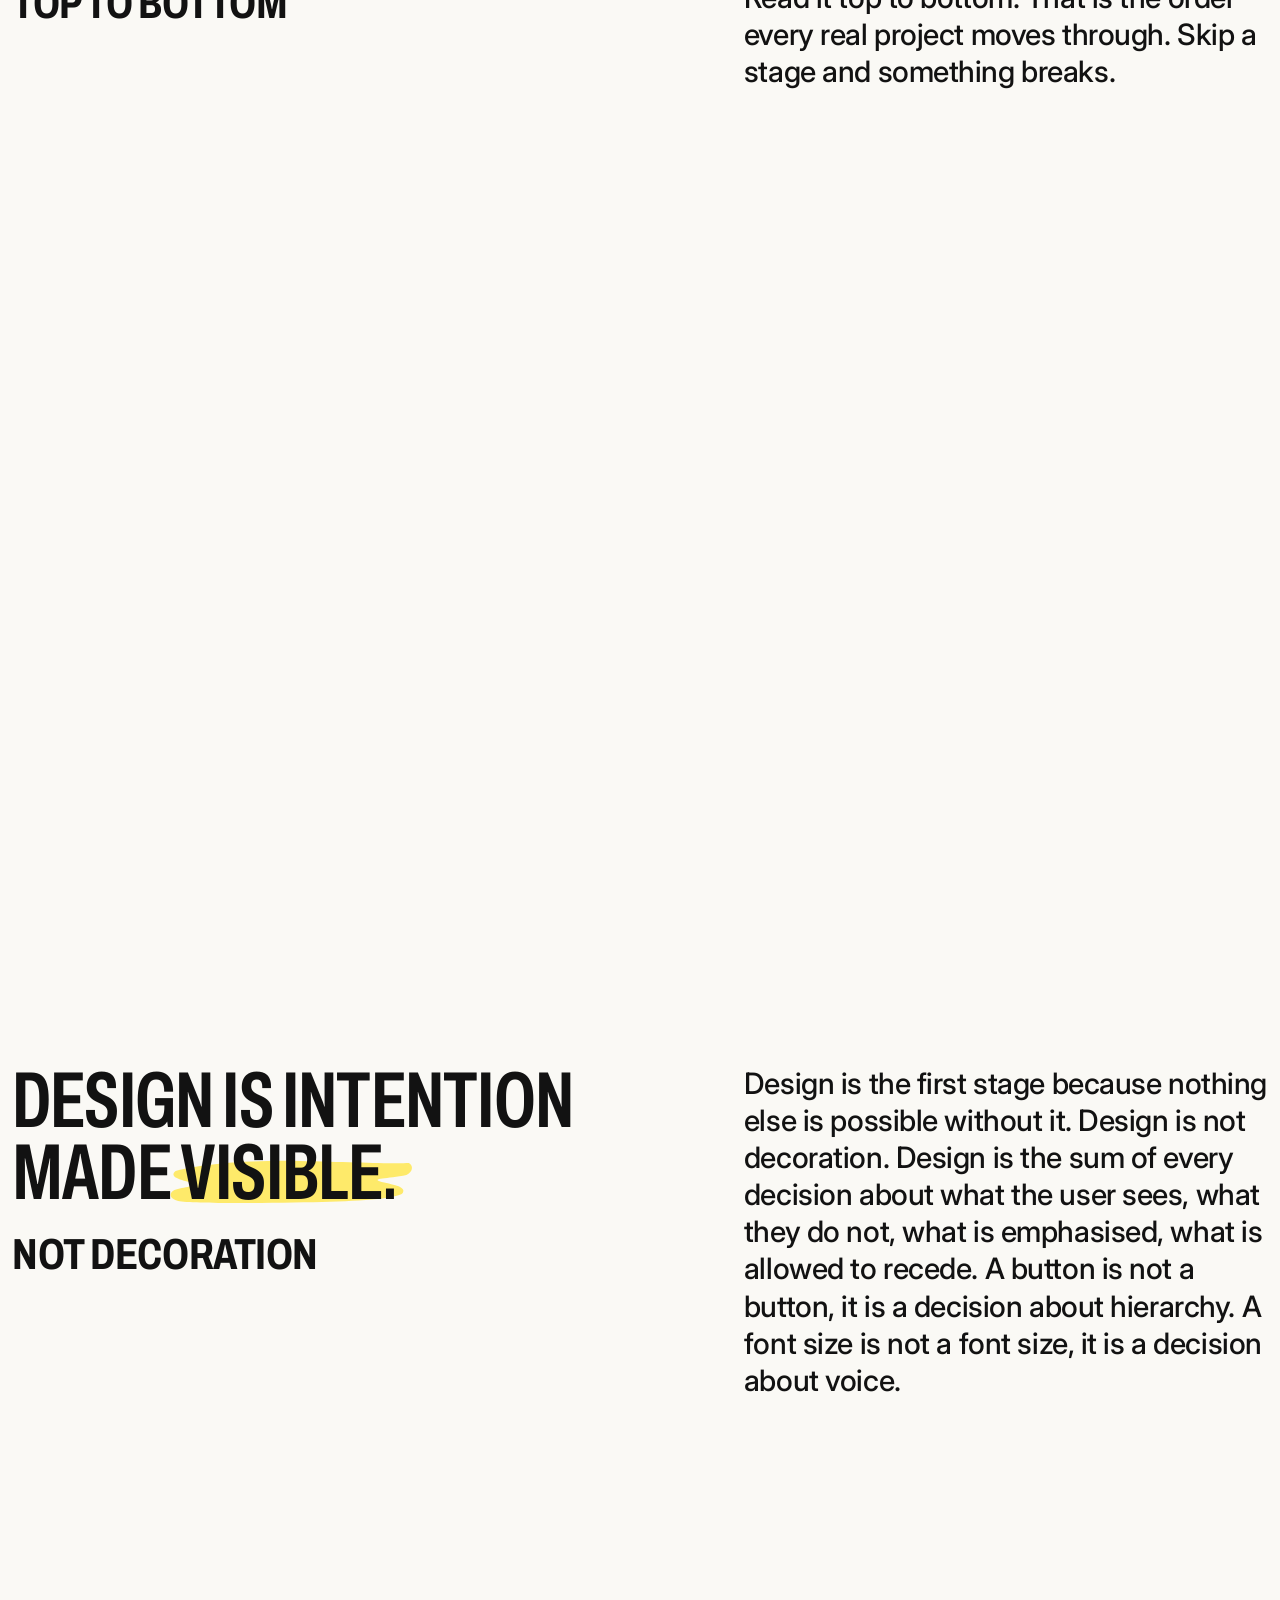
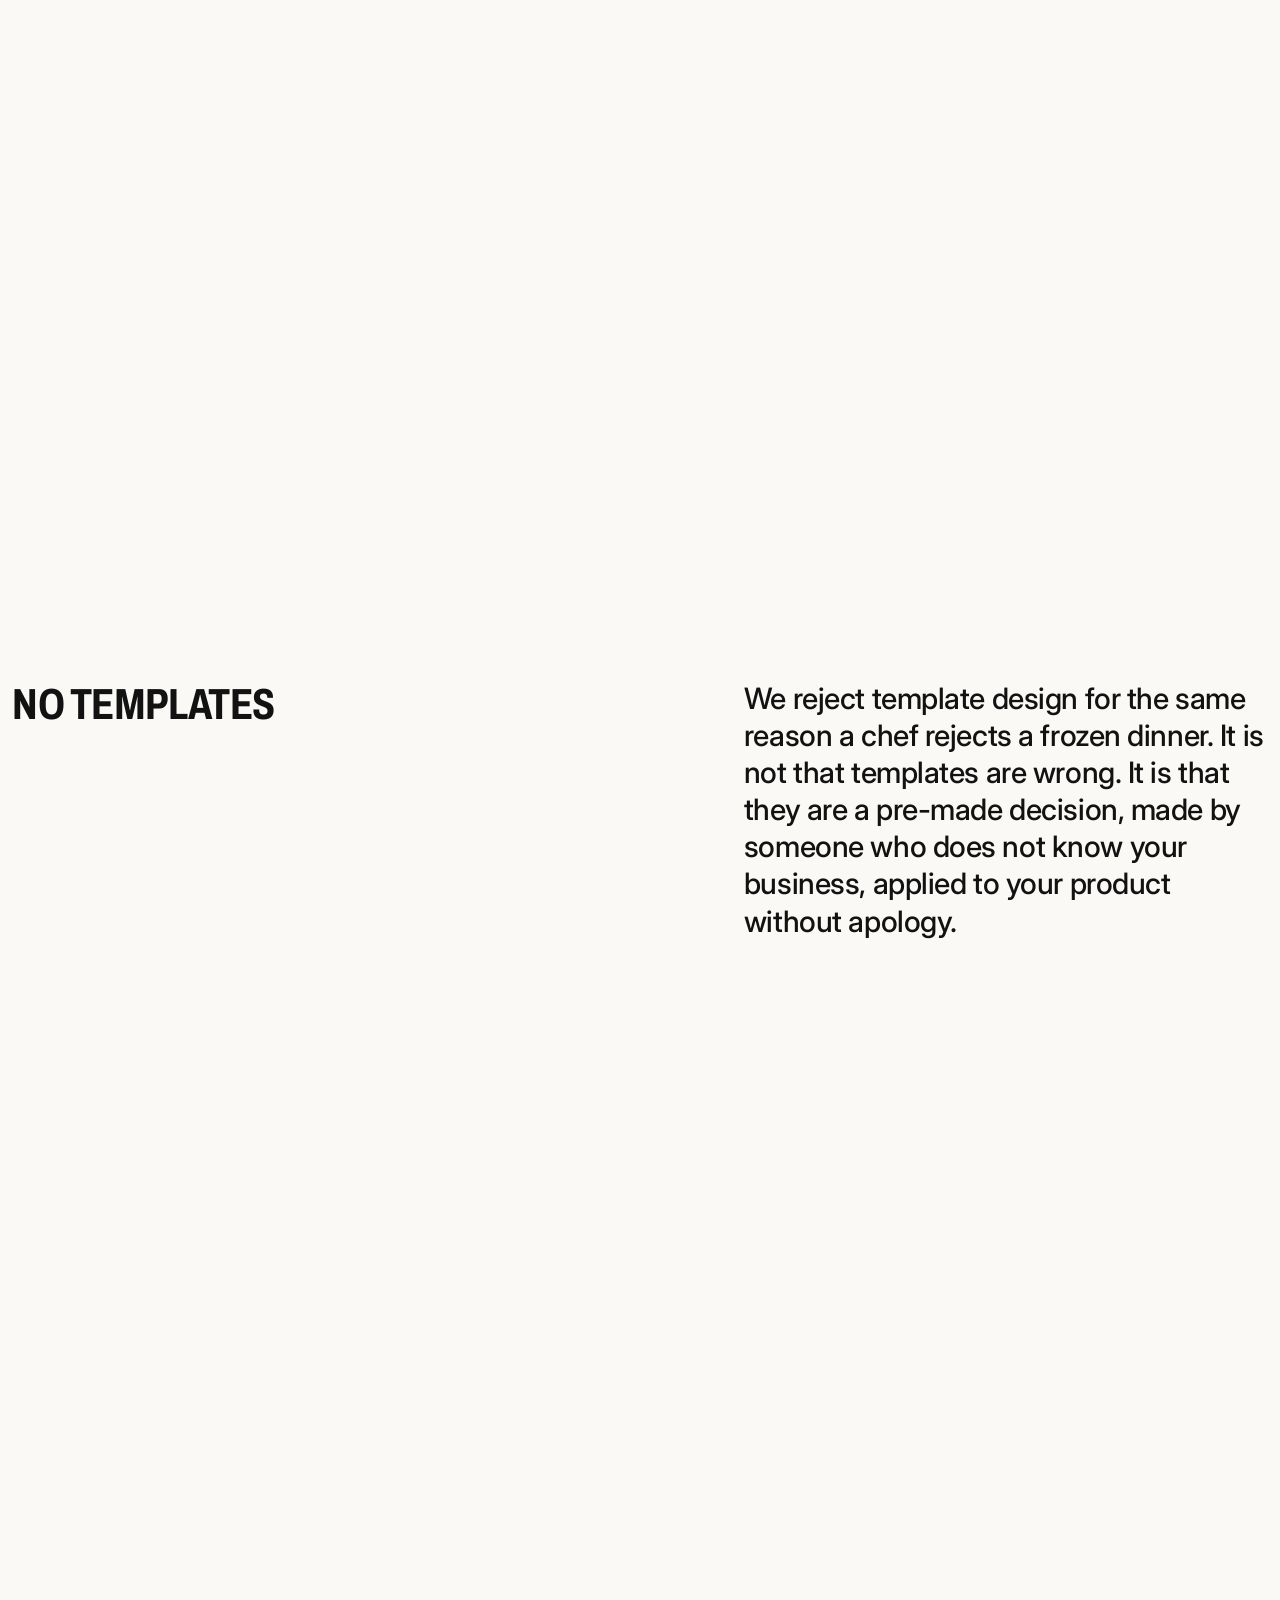
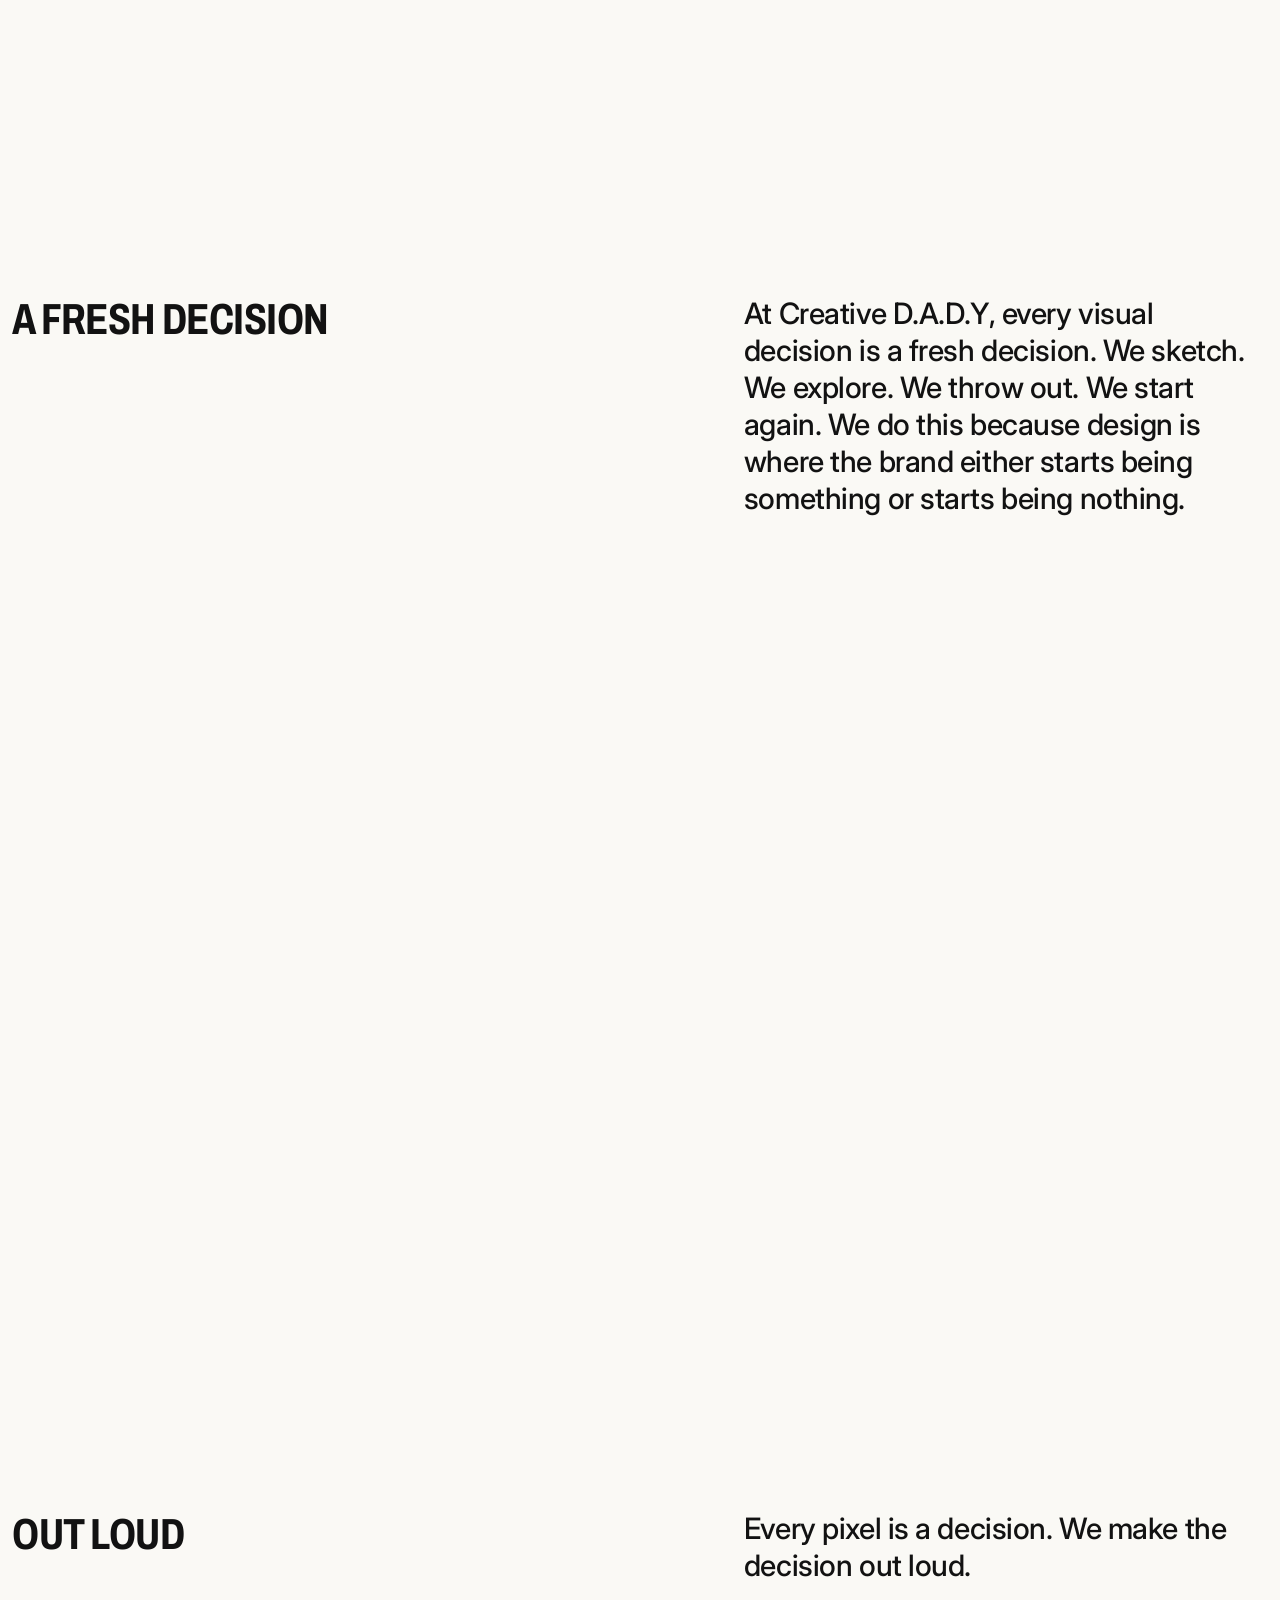
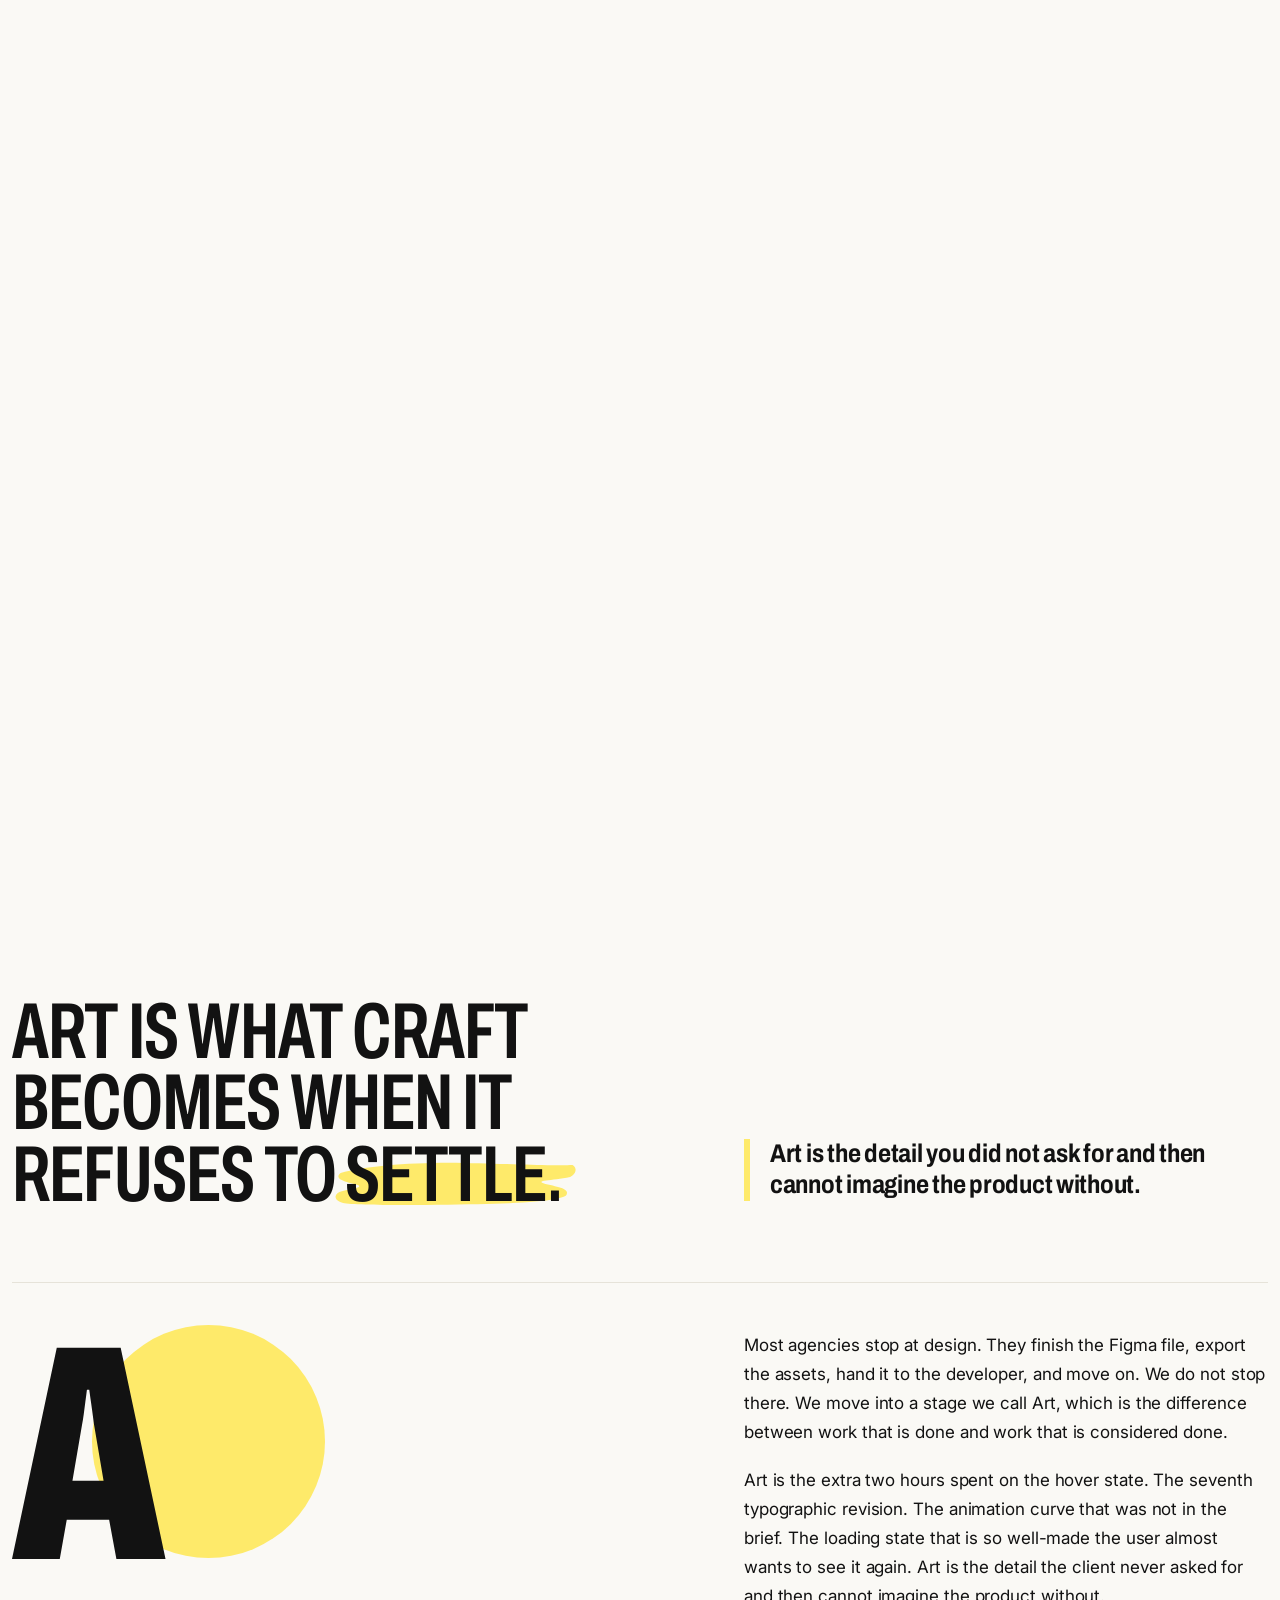
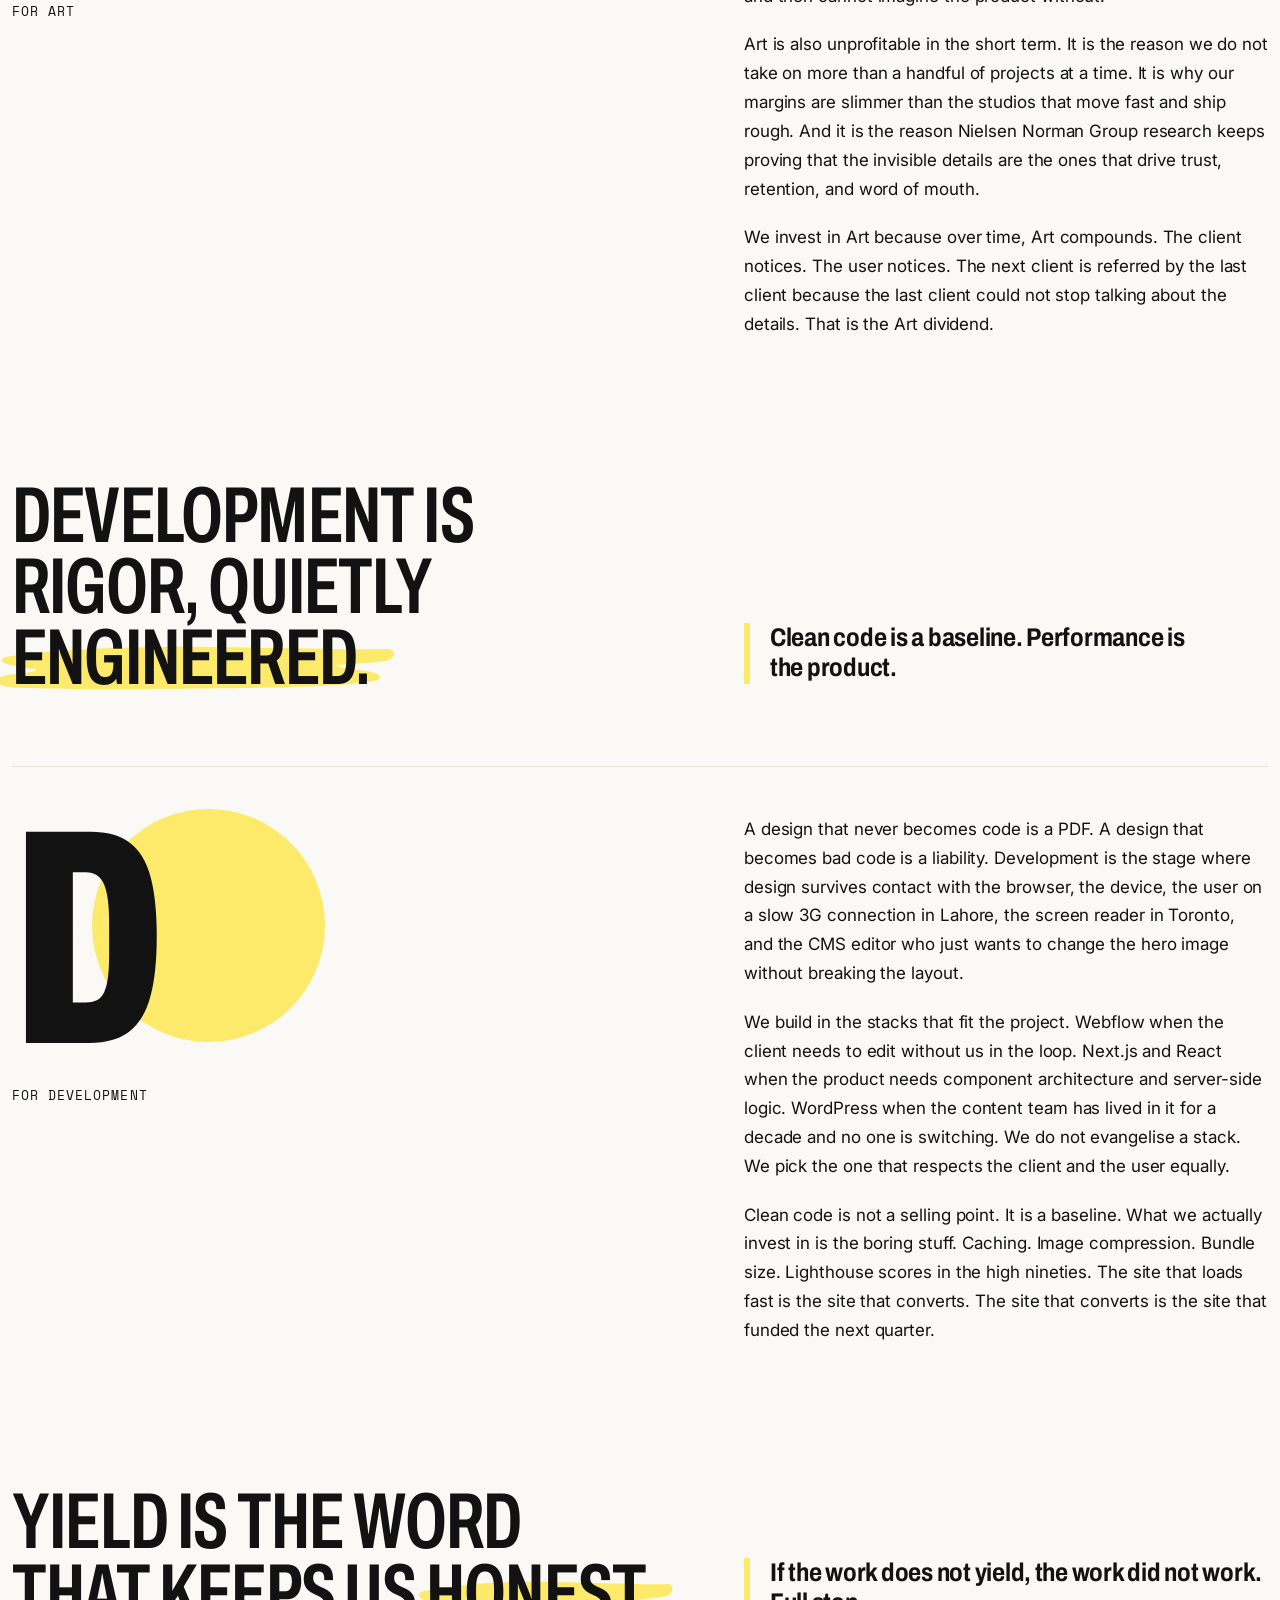
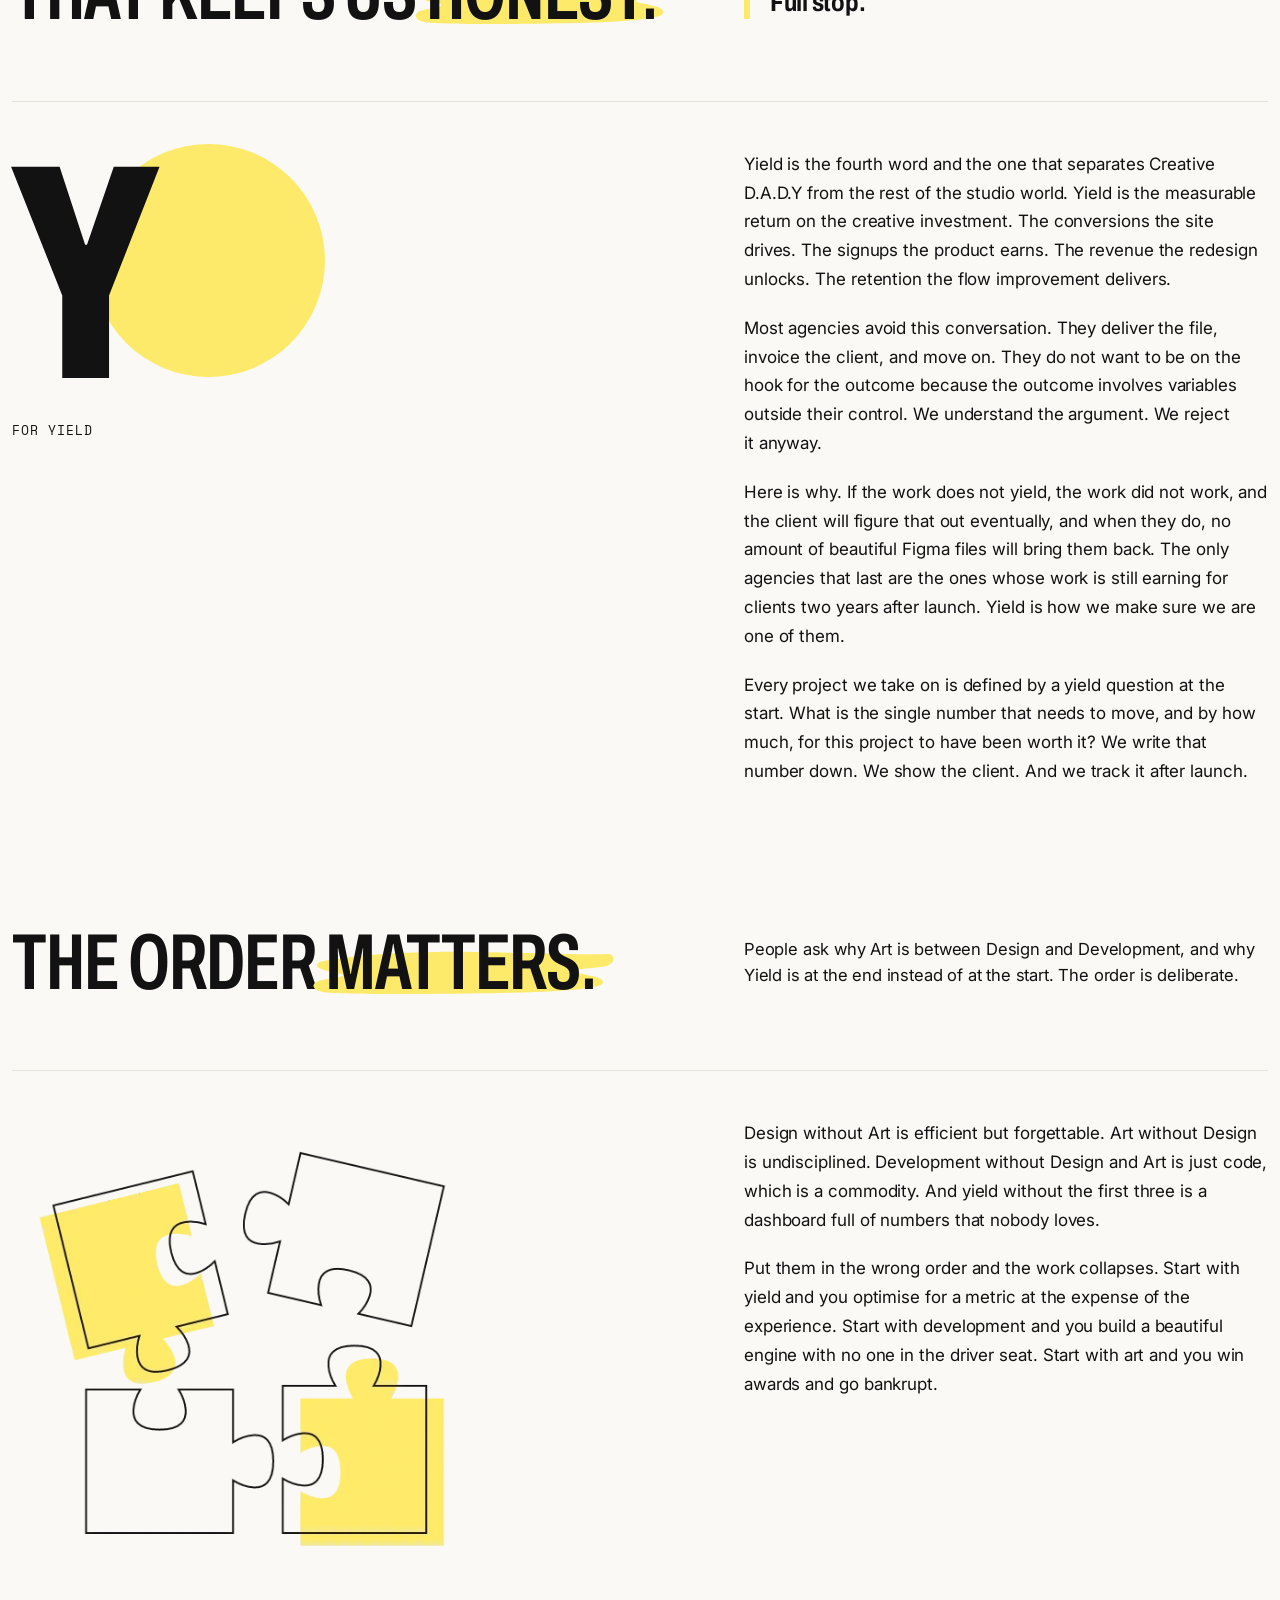
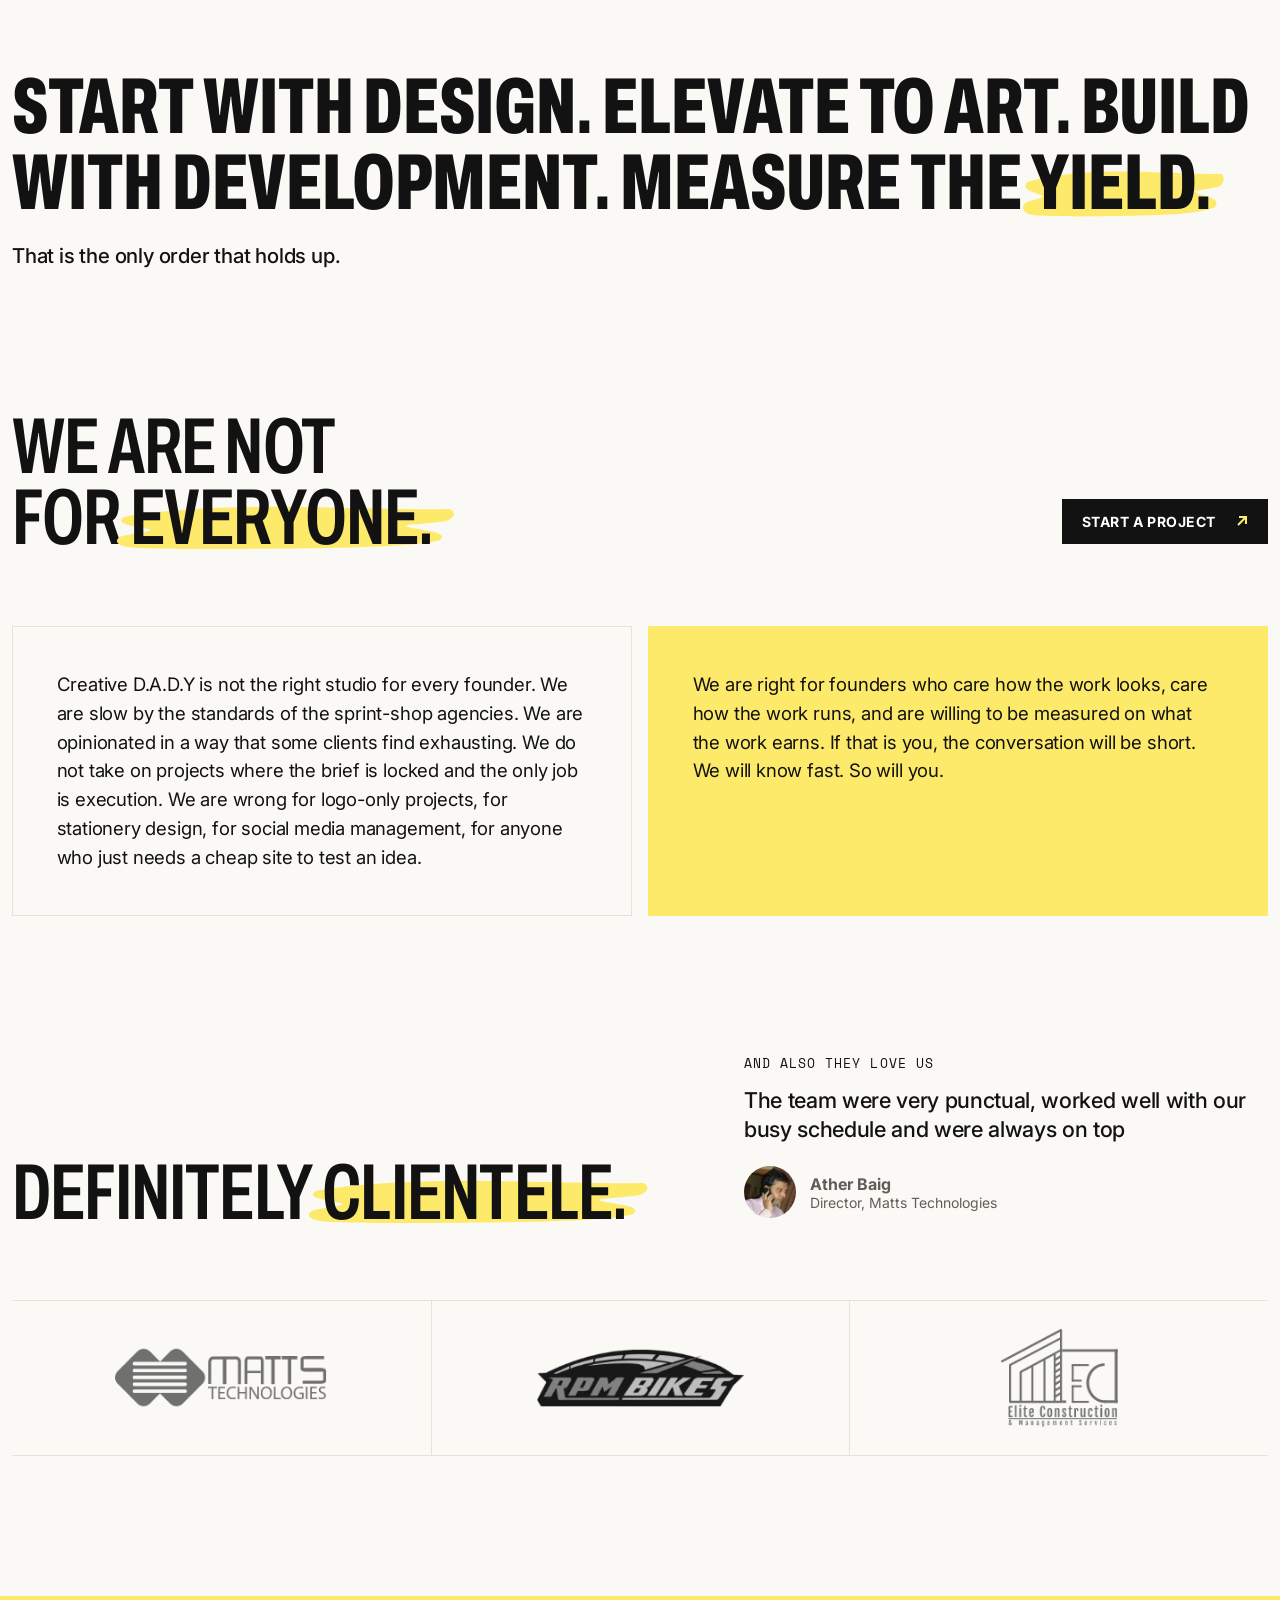
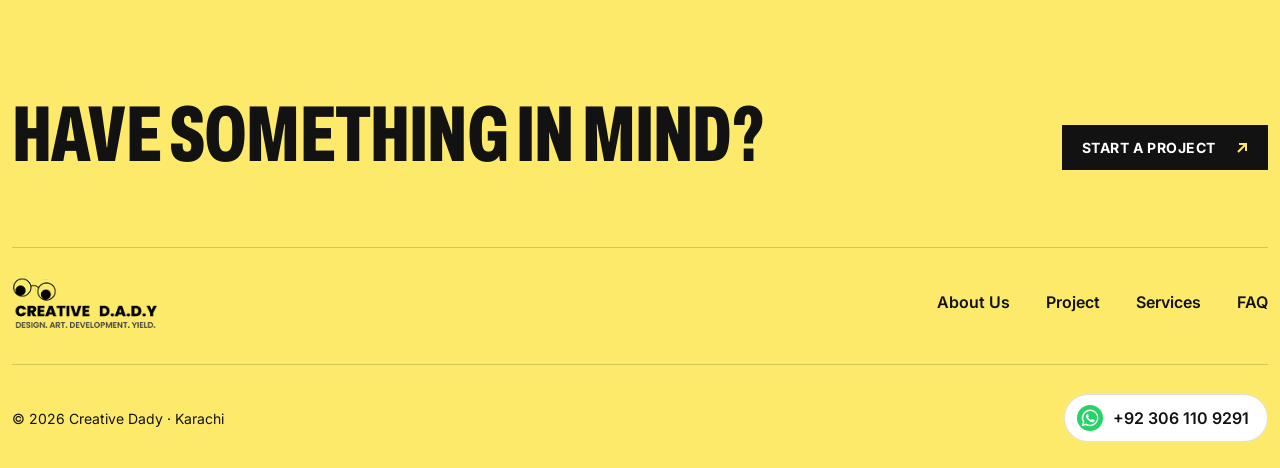
<file: about-us.html>
<!doctype html>
<html lang="en">
<head>
<meta charset="utf-8">
<meta name="viewport" content="width=device-width, initial-scale=1">
<title>Philosophy | Creative D.A.D.Y Design Studio Karachi</title>
<meta name="description" content="The D.A.D.Y methodology. Design, Art, Development, Yield. How a Karachi studio thinks about craft, rigor, and the measurable outcomes of creative work.">
<meta name="theme-color" content="#faf9f5">
<meta property="og:type" content="website">
<meta property="og:site_name" content="Creative Dady">
<meta property="og:title" content="Philosophy | Creative D.A.D.Y Design Studio Karachi">
<meta property="og:description" content="The D.A.D.Y methodology. Design, Art, Development, Yield. How a Karachi studio thinks about craft, rigor, and the measurable outcomes of creative work.">
<link rel="icon" href="assets/images/favicon/favicon.svg" type="image/svg+xml">
<link rel="apple-touch-icon" href="assets/images/favicon/apple-touch-icon.png">
<link rel="preconnect" href="https://fonts.googleapis.com">
<link rel="preconnect" href="https://fonts.gstatic.com" crossorigin>
<link href="https://fonts.googleapis.com/css2?family=Archivo:wdth,wght@62..125,100..900&family=Space+Mono&family=Syne:wght@400;500;600&family=Inter:wght@400;500;600;700&display=swap" rel="stylesheet">
<link rel="stylesheet" href="assets/css/site.css">
</head>
<body>
<a class="skip" href="#main">Skip to content</a>

<div class="hero-zone">
  <header>
    <div class="container-xxl nav">
      <a href="/" class="logo"><img src="assets/images/CD-logo-26_xl_1.png" alt="Creative Dady"></a>
      <button class="nav-toggle" type="button" aria-expanded="false" aria-label="Open menu"><i></i><i></i></button>
      <ul>
        <li><a href="about-us.html" aria-current="page">About Us</a></li>
        <li><a href="index.html#selected-work">Project</a></li>
        <li><a href="index.html#services">Services</a></li>
        <li><a href="https://wa.me/923061109291" target="_blank" rel="noopener">Let's Talk</a></li>
      </ul>
    </div>
  </header>

  <section class="hero" data-sec>
    <div class="container-xxl">
      <div class="hx">
        <div class="hx-copy">
          <h1 class="hx-title" aria-label="A four-word philosophy for how we work.">
            <span class="l" aria-hidden="true"><span>A four-word</span></span>
            <span class="l" aria-hidden="true"><span>Philosophy</span></span>
            <span class="l l-tag" aria-hidden="true"><span>For h<a class="hx-o" href="#why-the-name" tabindex="-1"><svg viewBox="0 0 16 16" fill="none" stroke="currentColor" stroke-width="2.2" aria-hidden="true"><path d="M4 12 12 4M5 4h7v7"/></svg></a>w</span><em class="hx-tag">Design. Art. Development. Yield.</em></span>
            <span class="l" aria-hidden="true"><span>We work.</span></span>
          </h1>
          <p>Design. Art. Development. Yield. Four disciplines that sit on top of each other, in that order, on every project we take on. This page explains what each one means, why the order matters, and why the fourth word is the one that actually keeps us honest.</p>
          <a class="hx-cta" href="#why-the-name"><span>Read it top to bottom</span><i><svg viewBox="0 0 16 16" fill="none" stroke="currentColor" stroke-width="2.2" aria-hidden="true"><path d="M4 12 12 4M5 4h7v7"/></svg></i></a>
        </div>

        <div class="hx-art">
          <svg class="specs" id="hxSpecs" viewBox="0 0 470 267" role="img" aria-label="Creative D.A.D.Y glasses">
            <path class="sun" fill="#feea6a" transform="translate(-23.447 2.264)" d="M303.121,246.3A108.648,108.648,0,0,1,221.2,211.73a115.093,115.093,0,0,1,0-161.179,110.063,110.063,0,0,1,81.917-33.785,108.674,108.674,0,0,1,79.334,33.785,113.151,113.151,0,0,1,1.291,159.96l-1.291,1.291A107.829,107.829,0,0,1,303.121,246.3Z"/>
            <g class="eye" data-cx="129.94" data-cy="152.95" data-px="119.68" data-py="170.98">
              <g class="look"><g class="lid"><circle cx="119.68" cy="170.98" r="30.11" fill="#1a1818"/><circle class="glint" cx="110" cy="160" r="6" fill="#fff"/></g></g>
            </g>
            <g class="eye" data-cx="275.80" data-cy="176.79" data-px="271.96" data-py="195.32">
              <g class="look"><g class="lid"><circle cx="271.96" cy="195.32" r="30.11" fill="#1a1818"/><circle class="glint" cx="262" cy="184" r="6" fill="#fff"/></g></g>
            </g>
            <g fill="none" stroke="#050706" stroke-width="5" stroke-miterlimit="10">
              <circle cx="129.94" cy="152.95" r="51.94"/>
              <circle cx="275.80" cy="176.79" r="51.94"/>
            </g>
            <g class="bridge"><path fill="#050706" transform="translate(149.3 122.75)" d="M34.334,24.937s24.259-12,41.951,9.529l4.024-3.3S65.769,7.966,33.84,19.811C33.727,19.47,34.334,24.937,34.334,24.937Z"/></g>
          </svg>
          <div class="hx-deco">
          <svg class="globe" viewBox="0 0 200 200" aria-hidden="true">
            <circle cx="100" cy="100" r="96"/>
            <path d="M8 70H192M4 100H196M8 130H192M28 40H172M28 160H172"/>
            <ellipse cx="100" cy="100" rx="96" ry="96"/>
            <ellipse cx="100" cy="100" rx="64" ry="96"><animate attributeName="rx" dur="8s" repeatCount="indefinite" values="64;96;64;0;64"/></ellipse>
            <ellipse cx="100" cy="100" rx="32" ry="96"><animate attributeName="rx" dur="8s" repeatCount="indefinite" values="32;0;32;96;32"/></ellipse>
            <path d="M100 4V196"/>
          </svg>
          <span class="cross" aria-hidden="true"></span>
          <a class="hx-badge" href="https://wa.me/923061109291" target="_blank" rel="noopener" aria-label="Let's talk on WhatsApp">
            <svg class="ring" viewBox="0 0 200 200" aria-hidden="true">
              <defs><path id="hxCirc" d="M100,100 m-74,0 a74,74 0 1,1 148,0 a74,74 0 1,1 -148,0"/></defs>
              <text><textPath href="#hxCirc">LET'S TALK &bull; LET'S TALK &bull; </textPath></text>
            </svg>
            <span class="mid"><svg viewBox="0 0 16 16" fill="none" stroke="currentColor" stroke-width="2.2" aria-hidden="true"><path d="M4 12 12 4M5 4h7v7"/></svg></span>
          </a>
          </div>
        </div>
      </div>
    </div>
  </section>
</div>

<main id="main">
  <section class="ph nm" id="why-the-name" data-sec>
    <div class="container-xxl nm-grid">
      <div class="nm-hold nm-hold-label"><h2 class="sd-title nm-label">Why the <span class="hl"><svg viewBox="0 0 400 120" preserveAspectRatio="none" aria-hidden="true"><path fill="#feea6a" d="M14 38c40-14 120-22 200-20s150 6 176 4c8 6 6 18-4 24-30 8-60 6-40 14 22 6 40 10 34 22-6 10-60 16-130 18S40 104 18 98C4 94 2 82 12 76c14-6 40-8 30-14C22 56 2 50 14 38Z"/></svg>name.</span></h2></div>
      <div class="nm-hold" style="--i:0"><h3 class="nm-key"><span>A misspelling</span></h3></div>
      <div class="nm-hold" style="--i:1"><h3 class="nm-key"><span>Four letters</span></h3></div>
      <div class="nm-hold" style="--i:2"><h3 class="nm-key"><span>Top to bottom</span></h3></div>
      <div class="nm-slot" style="--i:0"><p class="nm-text">Creative D.A.D.Y is a deliberate misspelling. It is not &ldquo;Daddy,&rdquo; it is D.A.D.Y, and the four letters each stand for a stage of the work. We did not start with the word and work backward. We started with the way we already work and realised those four letters were already there.</p></div>
      <div class="nm-slot nm-slot-short" style="--i:1"><p class="nm-text nm-list"><a href="#design">D for Design.</a> <a href="#art">A for Art.</a> <a href="#development">D for Development.</a> <a href="#yield">Y for Yield.</a></p></div>
      <div class="nm-slot nm-slot-short" style="--i:2"><p class="nm-text">Read it top to bottom. That is the order every real project moves through. Skip a stage and something breaks.</p></div>
    </div>
  </section>

  <section class="ph nm" id="design" data-sec>
    <div class="container-xxl nm-grid" style="--rows:4">
      <div class="nm-hold nm-hold-label"><h2 class="sd-title nm-label">Design is intention made <span class="hl"><svg viewBox="0 0 400 120" preserveAspectRatio="none" aria-hidden="true"><path fill="#feea6a" d="M14 38c40-14 120-22 200-20s150 6 176 4c8 6 6 18-4 24-30 8-60 6-40 14 22 6 40 10 34 22-6 10-60 16-130 18S40 104 18 98C4 94 2 82 12 76c14-6 40-8 30-14C22 56 2 50 14 38Z"/></svg>visible.</span></h2></div>
      <div class="nm-hold" style="--i:0"><h3 class="nm-key"><span>Not decoration</span></h3></div>
      <div class="nm-hold" style="--i:1"><h3 class="nm-key"><span>No templates</span></h3></div>
      <div class="nm-hold" style="--i:2"><h3 class="nm-key"><span>A fresh decision</span></h3></div>
      <div class="nm-hold" style="--i:3"><h3 class="nm-key"><span>Out loud</span></h3></div>
      <div class="nm-slot" style="--i:0"><p class="nm-text">Design is the first stage because nothing else is possible without it. Design is not decoration. Design is the sum of every decision about what the user sees, what they do not, what is emphasised, what is allowed to recede. A button is not a button, it is a decision about hierarchy. A font size is not a font size, it is a decision about voice.</p></div>
      <div class="nm-slot" style="--i:1"><p class="nm-text">We reject template design for the same reason a chef rejects a frozen dinner. It is not that templates are wrong. It is that they are a pre-made decision, made by someone who does not know your business, applied to your product without apology.</p></div>
      <div class="nm-slot" style="--i:2"><p class="nm-text">At Creative D.A.D.Y, every visual decision is a fresh decision. We sketch. We explore. We throw out. We start again. We do this because design is where the brand either starts being something or starts being nothing.</p></div>
      <div class="nm-slot nm-slot-short" style="--i:3"><p class="nm-text">Every pixel is a decision. We make the decision out loud.</p></div>
    </div>
  </section>

  <section class="ph" id="art" data-sec>
    <div class="container-xxl">
      <div class="sd-head sd-wide">
        <h2 class="sd-title">Art is what craft becomes when it refuses to <span class="hl"><svg viewBox="0 0 400 120" preserveAspectRatio="none" aria-hidden="true"><path fill="#feea6a" d="M14 38c40-14 120-22 200-20s150 6 176 4c8 6 6 18-4 24-30 8-60 6-40 14 22 6 40 10 34 22-6 10-60 16-130 18S40 104 18 98C4 94 2 82 12 76c14-6 40-8 30-14C22 56 2 50 14 38Z"/></svg>settle.</span></h2>
        <div class="sd-side"><p class="ph-quote">Art is the detail you did not ask for and then cannot imagine the product without.</p></div>
      </div>
      <div class="ph-grid">
        <div class="ph-mark" aria-hidden="true"><b>A</b><span>for Art</span></div>
        <div class="ph-text">
          <p>Most agencies stop at design. They finish the Figma file, export the assets, hand it to the developer, and move on. We do not stop there. We move into a stage we call Art, which is the difference between work that is done and work that is considered done.</p>
          <p>Art is the extra two hours spent on the hover state. The seventh typographic revision. The animation curve that was not in the brief. The loading state that is so well-made the user almost wants to see it again. Art is the detail the client never asked for and then cannot imagine the product without.</p>
          <p>Art is also unprofitable in the short term. It is the reason we do not take on more than a handful of projects at a time. It is why our margins are slimmer than the studios that move fast and ship rough. And it is the reason Nielsen Norman Group research keeps proving that the invisible details are the ones that drive trust, retention, and word of mouth.</p>
          <p>We invest in Art because over time, Art compounds. The client notices. The user notices. The next client is referred by the last client because the last client could not stop talking about the details. That is the Art dividend.</p>
        </div>
      </div>
    </div>
  </section>

  <section class="ph" id="development" data-sec>
    <div class="container-xxl">
      <div class="sd-head sd-wide">
        <h2 class="sd-title">Development is rigor, quietly <span class="hl"><svg viewBox="0 0 400 120" preserveAspectRatio="none" aria-hidden="true"><path fill="#feea6a" d="M14 38c40-14 120-22 200-20s150 6 176 4c8 6 6 18-4 24-30 8-60 6-40 14 22 6 40 10 34 22-6 10-60 16-130 18S40 104 18 98C4 94 2 82 12 76c14-6 40-8 30-14C22 56 2 50 14 38Z"/></svg>engineered.</span></h2>
        <div class="sd-side"><p class="ph-quote">Clean code is a baseline. Performance is the product.</p></div>
      </div>
      <div class="ph-grid">
        <div class="ph-mark" aria-hidden="true"><b>D</b><span>for Development</span></div>
        <div class="ph-text">
          <p>A design that never becomes code is a PDF. A design that becomes bad code is a liability. Development is the stage where design survives contact with the browser, the device, the user on a slow 3G connection in Lahore, the screen reader in Toronto, and the CMS editor who just wants to change the hero image without breaking the layout.</p>
          <p>We build in the stacks that fit the project. Webflow when the client needs to edit without us in the loop. Next.js and React when the product needs component architecture and server-side logic. WordPress when the content team has lived in it for a decade and no one is switching. We do not evangelise a stack. We pick the one that respects the client and the user equally.</p>
          <p>Clean code is not a selling point. It is a baseline. What we actually invest in is the boring stuff. Caching. Image compression. Bundle size. Lighthouse scores in the high nineties. The site that loads fast is the site that converts. The site that converts is the site that funded the next quarter.</p>
        </div>
      </div>
    </div>
  </section>

  <section class="ph" id="yield" data-sec>
    <div class="container-xxl">
      <div class="sd-head sd-wide">
        <h2 class="sd-title">Yield is the word that keeps us <span class="hl"><svg viewBox="0 0 400 120" preserveAspectRatio="none" aria-hidden="true"><path fill="#feea6a" d="M14 38c40-14 120-22 200-20s150 6 176 4c8 6 6 18-4 24-30 8-60 6-40 14 22 6 40 10 34 22-6 10-60 16-130 18S40 104 18 98C4 94 2 82 12 76c14-6 40-8 30-14C22 56 2 50 14 38Z"/></svg>honest.</span></h2>
        <div class="sd-side"><p class="ph-quote">If the work does not yield, the work did not work. Full stop.</p></div>
      </div>
      <div class="ph-grid">
        <div class="ph-mark" aria-hidden="true"><b>Y</b><span>for Yield</span></div>
        <div class="ph-text">
          <p>Yield is the fourth word and the one that separates Creative D.A.D.Y from the rest of the studio world. Yield is the measurable return on the creative investment. The conversions the site drives. The signups the product earns. The revenue the redesign unlocks. The retention the flow improvement delivers.</p>
          <p>Most agencies avoid this conversation. They deliver the file, invoice the client, and move on. They do not want to be on the hook for the outcome because the outcome involves variables outside their control. We understand the argument. We reject it anyway.</p>
          <p>Here is why. If the work does not yield, the work did not work, and the client will figure that out eventually, and when they do, no amount of beautiful Figma files will bring them back. The only agencies that last are the ones whose work is still earning for clients two years after launch. Yield is how we make sure we are one of them.</p>
          <p>Every project we take on is defined by a yield question at the start. What is the single number that needs to move, and by how much, for this project to have been worth it? We write that number down. We show the client. And we track it after launch.</p>
        </div>
      </div>
    </div>
  </section>

  <section class="ph" id="the-order" data-sec>
    <div class="container-xxl">
      <div class="sd-head sd-wide">
        <h2 class="sd-title">The order <span class="hl"><svg viewBox="0 0 400 120" preserveAspectRatio="none" aria-hidden="true"><path fill="#feea6a" d="M14 38c40-14 120-22 200-20s150 6 176 4c8 6 6 18-4 24-30 8-60 6-40 14 22 6 40 10 34 22-6 10-60 16-130 18S40 104 18 98C4 94 2 82 12 76c14-6 40-8 30-14C22 56 2 50 14 38Z"/></svg>matters.</span></h2>
        <div class="sd-side"><p>People ask why Art is between Design and Development, and why Yield is at the end instead of at the start. The order is deliberate.</p></div>
      </div>
      <div class="ph-grid">
        <div class="ph-pic"><img src="assets/images/values.webp" alt="Four puzzle pieces fitting together" loading="lazy"></div>
        <div class="ph-text">
          <p>Design without Art is efficient but forgettable. Art without Design is undisciplined. Development without Design and Art is just code, which is a commodity. And yield without the first three is a dashboard full of numbers that nobody loves.</p>
          <p>Put them in the wrong order and the work collapses. Start with yield and you optimise for a metric at the expense of the experience. Start with development and you build a beautiful engine with no one in the driver seat. Start with art and you win awards and go bankrupt.</p>
        </div>
      </div>
      <p class="ph-state">Start with Design. Elevate to Art. Build with Development. Measure the <span class="hl"><svg viewBox="0 0 400 120" preserveAspectRatio="none" aria-hidden="true"><path fill="#feea6a" d="M14 38c40-14 120-22 200-20s150 6 176 4c8 6 6 18-4 24-30 8-60 6-40 14 22 6 40 10 34 22-6 10-60 16-130 18S40 104 18 98C4 94 2 82 12 76c14-6 40-8 30-14C22 56 2 50 14 38Z"/></svg>Yield.</span> <small>That is the only order that holds up.</small></p>
    </div>
  </section>

  <section class="ph" id="not-for-everyone" data-sec>
    <div class="container-xxl">
      <div class="sd-head">
        <h2 class="sd-title">We are not for <span class="hl"><svg viewBox="0 0 400 120" preserveAspectRatio="none" aria-hidden="true"><path fill="#feea6a" d="M14 38c40-14 120-22 200-20s150 6 176 4c8 6 6 18-4 24-30 8-60 6-40 14 22 6 40 10 34 22-6 10-60 16-130 18S40 104 18 98C4 94 2 82 12 76c14-6 40-8 30-14C22 56 2 50 14 38Z"/></svg>everyone.</span></h2>
        <div class="sd-side"><a class="sd-btn" href="https://www.thecreativedady.com/contact-us" target="_blank" rel="noopener">Start a Project <svg viewBox="0 0 16 16" fill="none" stroke="currentColor" stroke-width="2" aria-hidden="true"><path d="M4 12 12 4M5 4h7v7"/></svg></a></div>
      </div>
      <div class="fit-grid">
        <div class="fit-card"><p>Creative D.A.D.Y is not the right studio for every founder. We are slow by the standards of the sprint-shop agencies. We are opinionated in a way that some clients find exhausting. We do not take on projects where the brief is locked and the only job is execution. We are wrong for logo-only projects, for stationery design, for social media management, for anyone who just needs a cheap site to test an idea.</p></div>
        <div class="fit-card yes"><p>We are right for founders who care how the work looks, care how the work runs, and are willing to be measured on what the work earns. If that is you, the conversation will be short. We will know fast. So will you.</p></div>
      </div>
    </div>
  </section>

  <section class="ph ph-last" id="clientele" data-sec>
    <div class="container-xxl">
      <div class="sd-head sd-wide">
        <h2 class="sd-title">Definitely <span class="hl"><svg viewBox="0 0 400 120" preserveAspectRatio="none" aria-hidden="true"><path fill="#feea6a" d="M14 38c40-14 120-22 200-20s150 6 176 4c8 6 6 18-4 24-30 8-60 6-40 14 22 6 40 10 34 22-6 10-60 16-130 18S40 104 18 98C4 94 2 82 12 76c14-6 40-8 30-14C22 56 2 50 14 38Z"/></svg>clientele.</span></h2>
        <figure class="sd-side love">
          <figcaption class="love-tag">And also they love us</figcaption>
          <blockquote>The team were very punctual, worked well with our busy schedule and were always on top</blockquote>
          <div class="love-by"><img src="assets/images/clients/AtherBaig.webp" alt="" loading="lazy"><span><b>Ather Baig</b>Director, Matts Technologies</span></div>
        </figure>
      </div>
      <div class="logo-row">
        <img src="assets/images/clients/matts.webp" alt="Matts Technologies" loading="lazy">
        <img src="assets/images/clients/rpmBikes.webp" alt="RPM Bikes" loading="lazy">
        <img src="assets/images/clients/eliteConstrution.webp" alt="Elite Construction" loading="lazy">
      </div>
    </div>
  </section>
</main>

<div class="sec-count" id="secCount" aria-hidden="true">
  <span class="num"><span>01</span></span><span class="bar"><i></i></span><span class="total">04</span>
</div>

<footer>
  <div class="container-xxl">
    <div class="ft-top">
      <p class="ft-title">Have something in mind?</p>
      <a class="sd-btn" href="https://www.thecreativedady.com/contact-us" target="_blank" rel="noopener">Start a Project <svg viewBox="0 0 16 16" fill="none" stroke="currentColor" stroke-width="2" aria-hidden="true"><path d="M4 12 12 4M5 4h7v7"/></svg></a>
    </div>
    <div class="ft-mid">
      <a href="/" aria-label="Creative Dady home"><img src="assets/images/CD-logo-26_xl_1.png" alt="Creative Dady" loading="lazy"></a>
      <nav aria-label="Footer"><a href="about-us.html">About Us</a><a href="index.html#selected-work">Project</a><a href="index.html#services">Services</a><a href="index.html#faq">FAQ</a></nav>
    </div>
  </div>
  <div class="container-xxl foot">
    <small>&copy; <span id="yr">2026</span> Creative Dady &middot; Karachi</small>
    <a class="wa" href="https://wa.me/923061109291" target="_blank" rel="noopener" aria-label="Chat on WhatsApp">
      <svg viewBox="0 0 32 32" aria-hidden="true"><circle cx="16" cy="16" r="16" fill="#25D366"/><path fill="#fff" d="M23.3 8.7A10.2 10.2 0 0 0 7.2 21l-1.4 5.2 5.4-1.4a10.2 10.2 0 0 0 4.9 1.2 10.2 10.2 0 0 0 7.2-17.3Zm-7.2 15.6a8.5 8.5 0 0 1-4.3-1.2l-.3-.2-3.2.8.9-3.1-.2-.3a8.5 8.5 0 1 1 7.1 4Zm4.7-6.3c-.3-.1-1.5-.7-1.7-.8-.2-.1-.4-.1-.6.1l-.8 1c-.1.2-.3.2-.5.1a7 7 0 0 1-3.5-3c-.3-.5.3-.4.7-1.4.1-.2 0-.3 0-.4l-.8-1.9c-.2-.5-.4-.4-.6-.4h-.5a1 1 0 0 0-.7.3 3 3 0 0 0-.9 2.2 5.2 5.2 0 0 0 1.1 2.7 11.8 11.8 0 0 0 4.5 4c1.7.7 2.3.8 3.2.6a2.7 2.7 0 0 0 1.8-1.2 2.2 2.2 0 0 0 .1-1.3c0-.2-.2-.3-.5-.4Z"/></svg>
      +92 306 110 9291
    </a>
  </div>
</footer>

<script src="assets/js/site.js"></script>
</body>
</html>
</file>
<file: assets/css/site.css>
:root {
  --bg: #faf9f5;
  --surface: #ffffff;
  --soft: #f1efe7;
  --ink: #121212;
  --muted: #5f5d57;
  --line: #e6e3d9;
  --accent: #feea6a;
  --accent-ink: #121212;
  --radius: 24px;
}
* { box-sizing: border-box; margin: 0; padding: 0; }
::selection { background: var(--accent); color: var(--ink); }
a:focus-visible, button:focus-visible { outline: 2px solid currentColor; outline-offset: 3px; }
h1, h2, h3 { text-wrap: balance; }
p { text-wrap: pretty; }
.skip { position: fixed; left: 12px; top: -80px; z-index: 70; padding: 12px 18px; background: var(--ink); color: #fff; font-weight: 600; transition: top .2s ease; }
.skip:focus { top: 12px; }
/* added by script only, so content still shows if it never runs */
.rv { opacity: 0; transform: translateY(22px); transition: opacity .7s ease var(--d, 0s), transform .8s cubic-bezier(.2,.8,.2,1) var(--d, 0s); }
.rv.in { opacity: 1; transform: none; }
@media print { .rv { opacity: 1; transform: none; } }
html { scroll-behavior: smooth; scroll-padding-top: 96px; }
body {
  font-family: "Inter", system-ui, sans-serif;
  background: var(--bg);
  color: var(--ink);
  -webkit-font-smoothing: antialiased;
  overflow-x: hidden;
}
img { display: block; max-width: 100%; }
a { color: inherit; text-decoration: none; }
/* Bootstrap-equivalent .container-xxl: fluid below 1400px, capped at 1320px */
.container-xxl { width: 100%; max-width: 1320px; padding-inline: .75rem; margin-inline: auto; }
@media (max-width: 1399.98px) { .container-xxl { max-width: none; } }

/* Hero zone (header + hero) */
.hero-zone {
  --brand: #feea6a;
  --black: #050706;
  position: relative; padding-top: 110px; background: var(--bg); color: var(--black);
  font-family: "Archivo", "Inter", sans-serif; font-stretch: 112%;
}

/* Header */
header {
  position: fixed; top: 0; left: 0; right: 0; z-index: 45;
  transition: transform .35s cubic-bezier(.2,.8,.2,1), background .25s ease, box-shadow .25s ease;
}
header.stuck { background: rgba(250,249,245,.9); -webkit-backdrop-filter: blur(10px); backdrop-filter: blur(10px); box-shadow: 0 1px 0 var(--line); }
header.tuck { transform: translateY(-100%); }
.nav { display: flex; align-items: center; justify-content: space-between; height: 110px; transition: height .25s ease; }
header.stuck .nav { height: 76px; }
.nav .logo img { height: clamp(46px, 3.2vw, 68px); width: auto; }
.nav ul { display: flex; gap: clamp(32px, 6vw, 110px); list-style: none; }
.nav ul a { position: relative; font-size: 20px; font-weight: 400; letter-spacing: -0.01em; }
.nav ul a::after {
  content: ""; position: absolute; left: 0; right: 0; bottom: -6px; height: 2px;
  background: currentColor; transform: scaleX(0); transform-origin: right; transition: transform .35s ease;
}
.nav ul a:hover::after, .nav ul a[aria-current]::after { transform: scaleX(1); transform-origin: left; }
.nav-toggle { display: none; position: relative; width: 44px; height: 44px; background: none; border: 0; color: inherit; cursor: pointer; }
.nav-toggle i { position: absolute; left: 9px; right: 9px; height: 2px; background: currentColor; transition: transform .3s ease, top .3s ease; }
.nav-toggle i:first-child { top: 17px; }
.nav-toggle i:last-child { top: 26px; }
header.open .nav-toggle i { top: 21px; }
header.open .nav-toggle i:first-child { transform: rotate(45deg); }
header.open .nav-toggle i:last-child { transform: rotate(-45deg); }

/* Hero */
.hero { padding: 24px 0 72px; overflow: hidden; }
.hx { position: relative; display: grid; grid-template-columns: 1.05fr 1fr; gap: 24px; align-items: center; }
.hx-title {
  font-family: "Archivo", "Inter", sans-serif; font-stretch: 62%; font-weight: 800;
  font-size: clamp(64px, 10.4vw, 156px); line-height: .84; letter-spacing: -0.005em; text-transform: uppercase;
}
.hx-title .l { display: block; white-space: nowrap; }
.hx-title .l > span { display: inline-block; animation: rise .9s cubic-bezier(.16,1,.3,1) both; }
.hx-title .l:nth-child(2) > span { animation-delay: .08s; }
.hx-title .l:nth-child(3) > span { animation-delay: .16s; }
.hx-title .l:nth-child(4) > span { animation-delay: .24s; }
@keyframes rise { from { opacity: 0; transform: translateY(.35em); } }
.hx-tag {
  display: inline-block; vertical-align: .9em; margin-left: .7em; padding: 7px 12px 6px;
  background: var(--brand); font: 800 clamp(12px, 1.05vw, 16px)/1 "Archivo", sans-serif; font-stretch: 100%;
  letter-spacing: .02em; white-space: nowrap;
}
.hx-o {
  position: relative; display: inline-block; vertical-align: baseline;
  width: .7em; height: .7em; margin: 0 .04em; border-radius: 50%; border: .065em solid currentColor;
  transition: background .3s ease, color .3s ease;
}
.hx-o svg { position: absolute; inset: 0; margin: auto; width: 42%; height: 42%; transition: transform .35s ease; }
.hx-o:hover { background: var(--black); color: var(--brand); border-color: var(--black); }
.hx-o:hover svg { transform: rotate(45deg); }

.hx-copy p { max-width: 420px; margin-top: 32px; font: 400 clamp(16px, 1.35vw, 20px)/1.45 "Inter", sans-serif; letter-spacing: -0.01em; }
.hx-cta { display: inline-flex; align-items: center; gap: 14px; margin-top: 30px; font: 800 15px/1 "Archivo", sans-serif; font-stretch: 100%; letter-spacing: .03em; text-transform: uppercase; }
.hx-cta span { padding: 0 2px; background: linear-gradient(var(--brand), var(--brand)) 0 88% / 100% .5em no-repeat; }
.hx-cta i { display: grid; place-items: center; width: 38px; height: 38px; border-radius: 50%; background: var(--black); color: var(--brand); transition: transform .3s ease; }
.hx-cta i svg { width: 14px; height: 14px; }
.hx-cta:hover i { transform: rotate(45deg); }

/* Right: liquid blob, globe, slide counter, badge */
.hx-art { --out: calc(24px - max(.75rem, (100vw - 1320px) / 2 + .75rem)); justify-self: end; width: 100%; max-width: 680px; }
.hx-deco { position: relative; aspect-ratio: 1 / 1; }
.hx-art#hx-art { position: relative; min-height: clamp(380px, 44vw, 600px); }
.hx-art#hx-art .disc-stack {
  position: absolute; z-index: 2; right: -5%; top: 6%;
  width: min(118%, 700px); aspect-ratio: 470 / 267;
}
.hx-art#hx-art .hx-yellow-disc, .hx-art#hx-art .hx-glass-disc {
  position: absolute; left: 35.07%; top: 7.12%;
  width: 48.68%; aspect-ratio: 1; border-radius: 50%; pointer-events: none;
}
.hx-art#hx-art .hx-yellow-disc { z-index: 0; background: #feea6a; }
.hx-art#hx-art .hx-glass-disc {
  z-index: 1;
  background: linear-gradient(135deg, rgba(255,235,106,.14), rgba(254,234,106,.04) 55%, rgba(254,234,106,.08));
  border: 1px solid rgba(254,234,106,.38);
  box-shadow: inset 0 1px 0 rgba(255,255,255,.35), inset 0 -18px 32px rgba(254,234,106,.06);
}
.hx-art#hx-art .globe-wrap {
  position: absolute; z-index: 2; left: 49.1%; top: -99.7%; width: 170.2%;
  aspect-ratio: 1; pointer-events: none;
}
.hx-art#hx-art #globe { position: absolute; inset: 0; width: 100%; height: 100%; }
.hx-art#hx-art .glasses {
  position: absolute; z-index: 3; left: 0; top: 0; width: 100%; height: 100%;
  filter: drop-shadow(0 10px 22px rgba(26,24,24,.10));
}
.hx-art#hx-art .pupil { will-change: transform; }
.hx-art#hx-art .hx-deco { position: absolute; inset: 0; pointer-events: none; }
.hx-art#hx-art .hx-badge { pointer-events: auto; }
/* glasses float right of the headline; the yellow circle's edge lines up with the container edge
   (the circle ends 77 of 470 viewBox units short of the svg's right side) */
.hx-art .specs {
  --w: min(46%, 600px);
  position: absolute; z-index: 3; right: calc(var(--w) * -77 / 470); top: 41%; width: var(--w); height: auto; margin: 0;
  transform: translateY(-50%); overflow: visible; pointer-events: none; animation: float 7s ease-in-out infinite;
}
.hx-art .specs > * { pointer-events: visiblePainted; cursor: pointer; }
@keyframes float { 50% { translate: 0 -12px; } }
.specs .sun { transform-box: fill-box; transform-origin: center; animation: breathe 6s ease-in-out infinite; }
@keyframes breathe { 50% { scale: 1.04; } }
.specs .look { transition: transform .18s ease-out; }
/* Mini glasses that tag along with the cursor once the hero is out of view */
.buddy {
  position: fixed; left: 0; top: 0; z-index: 60; width: 92px; pointer-events: none;
  opacity: 0; scale: .4; transition: opacity .35s ease, scale .45s cubic-bezier(.2,1.5,.4,1);
}
.buddy.on { opacity: 1; scale: 1; }
.buddy svg { display: block; width: 100%; height: auto; overflow: visible; filter: drop-shadow(0 6px 10px rgba(5,7,6,.18)); }
@media (hover: none) { .buddy { display: none; } }
.specs .lid, .specs .bridge { transform-box: fill-box; transform-origin: 50% 60%; }
.hx-art .globe { position: absolute; left: 4%; top: -7%; width: 26%; color: var(--black); opacity: .75; }
.hx-art .globe ellipse, .hx-art .globe circle, .hx-art .globe path { fill: none; stroke: currentColor; stroke-width: 1; vector-effect: non-scaling-stroke; }
.hx-art .cross { position: absolute; left: calc(30% + 16px); top: 5%; width: 28px; height: 28px; }
.hx-art .cross::before, .hx-art .cross::after { content: ""; position: absolute; background: var(--black); }
.hx-art .cross::before { left: 50%; top: 0; bottom: 0; width: 1.5px; }
.hx-art .cross::after { top: 50%; left: 0; right: 0; height: 1.5px; }
/* Section counter: fixed on the right, rolls to the section in view */
.sec-count {
  position: fixed; right: 24px; top: 50%; z-index: 40; translate: 0 -50%;
  display: flex; flex-direction: column; align-items: center; gap: 12px;
  font: 700 clamp(22px, 2.1vw, 32px)/1 "Archivo", sans-serif; font-stretch: 75%; color: var(--ink);
  pointer-events: none;
}
.sec-count .num { position: relative; height: 1em; overflow: hidden; }
.sec-count .num span { display: block; transition: transform .5s cubic-bezier(.65,0,.35,1); }
.sec-count .bar { position: relative; width: 1.5px; height: 90px; background: var(--line); overflow: hidden; }
.sec-count .bar i { position: absolute; inset: 0; background: var(--ink); transform-origin: top; transform: scaleY(0); }
.sec-count .total { color: #b9b6ad; }
/* it lives in the page margin, which only exists once the 1320px container stops being fluid */
@media (max-width: 1399.98px) { .sec-count { display: none; } }
.hx-badge {
  position: fixed; right: 24px; bottom: 24px; z-index: 50; width: clamp(96px, 8vw, 130px); aspect-ratio: 1;
  border-radius: 50%; background: var(--brand); color: var(--black); display: grid; place-items: center;
  box-shadow: 0 18px 40px -18px rgba(5,7,6,.45); transition: transform .3s ease, opacity .3s ease;
}
/* steps aside when the footer (which has its own WhatsApp button) comes into view */
.hx-badge.away { opacity: 0; transform: scale(.6); pointer-events: none; }
.hx-badge:hover { transform: scale(1.05); }
.hx-badge svg.ring { position: absolute; inset: 8%; width: 84%; height: 84%; animation: spin 14s linear infinite; }
.hx-badge svg.ring text { font: 700 15px "Archivo", sans-serif; font-stretch: 125%; letter-spacing: .3em; fill: currentColor; }
.hx-badge .mid { display: grid; place-items: center; width: 34%; aspect-ratio: 1; border-radius: 50%; background: var(--black); color: var(--brand); }
.hx-badge .mid svg { width: 42%; height: 42%; }
@keyframes spin { to { transform: rotate(360deg); } }

/* Stats */
.hx-stats { display: grid; grid-template-columns: repeat(4, max-content); margin-top: 48px; }
.hx-stats div { padding: 4px clamp(20px, 3.4vw, 52px) 4px; border-left: 1px solid var(--line); }
.hx-stats div:first-child { padding-left: 0; border-left: 0; }
.hx-stats b { display: block; font: 800 clamp(28px, 2.6vw, 40px)/1 "Archivo", sans-serif; font-stretch: 85%; }
.hx-stats small { display: block; margin-top: 12px; font: 600 12px/1.35 "Inter", sans-serif; letter-spacing: .04em; text-transform: uppercase; }
  /* Tilted showcase */
.showcase-wrap { padding: 150px 0 40px; perspective: 1400px; }
.showcase {
  position: relative; margin-inline: auto; width: min(1400px, 100% - 32px);
  height: clamp(300px, 46vw, 620px); border-radius: 32px; overflow: hidden;
  background: linear-gradient(135deg, #fff7c7, #e9f1ff 55%, #ffe6ef);
  border: 1px solid var(--line);
  transform: rotateX(18deg) scale(.92); transform-origin: center top;
  transition: transform .1s linear;
}
.showcase-grid {
  position: absolute; left: 50%; top: 50%; width: 170%;
  display: grid; grid-template-columns: repeat(4, 1fr); gap: 22px;
  transform: translate(-50%, -50%) rotate(-12deg);
}
.showcase-grid .col { display: flex; flex-direction: column; gap: 22px; animation: drift 40s linear infinite; }
.showcase-grid .col:nth-child(even) { animation-direction: reverse; }
.showcase-grid img {
  width: 100%; aspect-ratio: 16/10; object-fit: cover; object-position: top;
  border-radius: 16px; box-shadow: 0 20px 40px -24px rgba(0,0,0,.35); background: #fff;
}
@keyframes drift { from { transform: translateY(0); } to { transform: translateY(-33.33%); } }

/* Statement: pinned card, lines turn away / in with scroll */
.statement { position: relative; height: 240vh; margin-top: 130px; --pin: clamp(440px, 72vh, 640px); }
.st-pin { position: sticky; top: calc((100vh - var(--pin)) / 2); height: var(--pin); padding: 0 20px; }
.st-card {
  position: relative; height: 100%; border-radius: 28px; overflow: hidden;
  background: transparent; perspective: 1400px;
}
.st-art { position: absolute; inset: 0; width: 100%; height: 100%; }
.st-art path, .st-art circle, .st-art rect { vector-effect: non-scaling-stroke; }
.st-art .guides path { fill: none; stroke: #dcdce1; stroke-width: 1; }
.st-art .construct path { fill: none; stroke: #cfcfd5; stroke-width: 1; }
.st-art .construct .cross { stroke: #9a9aa4; }
.st-art .sketch path { fill: none; stroke: #9a9aa4; stroke-width: 1.2; stroke-linecap: round; }
.st-art .ink path { fill: none; stroke: #e4e4e8; stroke-linecap: butt; vector-effect: none; stroke-dasharray: 0 1; }
.st-art .outline path { fill: none; stroke: #b4b4bc; stroke-width: 1; }
.st-art .handles path { fill: none; stroke: #b4b4bc; stroke-width: 1; }
.st-art .handles circle, .st-art .nodes rect { fill: var(--bg); stroke: #8f8f99; stroke-width: 1; }
.st-art .draw { stroke-dasharray: 1; stroke-dashoffset: 1; }
.st-text {
  position: absolute; inset: 0; display: grid; place-items: center; padding: 0 8%;
  transform-style: preserve-3d; pointer-events: none;
}
.st-text p {
  font-family: "Syne", "Inter", sans-serif; font-weight: 500; color: #161d25;
  font-size: clamp(30px, 4.3vw, 78px); line-height: 1.14; letter-spacing: -0.015em;
  text-align: center; max-width: 16em; transform-style: preserve-3d;
}
.st-text .ln { display: block; backface-visibility: hidden; will-change: transform; transform-origin: 50% 50%; }
.sr { position: absolute; width: 1px; height: 1px; overflow: hidden; clip: rect(0 0 0 0); white-space: nowrap; }

/* Services — Strategy by Design */
.services { padding-top: clamp(96px, 11vw, 150px); overflow: hidden; }
.sd-head { display: grid; grid-template-columns: minmax(0, 1.25fr) minmax(0, 1fr); gap: clamp(32px, 6vw, 110px); align-items: end; }
.sd-side { justify-self: end; max-width: 420px; padding-bottom: .6em; }

.sd-title {
  font-family: "Archivo", "Inter", sans-serif; font-stretch: 62%; font-weight: 600;
  font-size: clamp(52px, 6.2vw, 104px); line-height: .9; letter-spacing: -0.01em; text-transform: uppercase;
}
.sd-title .hl { position: relative; display: inline-block; z-index: 0; }
.sd-title .hl svg { position: absolute; left: -6%; top: 22%; width: 114%; height: 84%; z-index: -1; }

.sd-side p { font-size: clamp(16px, 1.3vw, 20px); line-height: 1.55; letter-spacing: -0.01em; max-width: 340px; margin-bottom: 28px; }
.sd-btn {
  display: inline-flex; align-items: center; gap: 18px; padding: 14px 18px 14px 20px;
  background: var(--ink); color: #fff; font-weight: 700; font-size: 14px; letter-spacing: .04em; text-transform: uppercase;
  transition: transform .2s ease, background .25s ease, color .25s ease;
}
.sd-btn svg { width: 16px; height: 16px; color: var(--accent); transition: transform .25s ease; }
.sd-btn:hover { transform: translateY(-2px); background: var(--accent); color: var(--ink); }
.sd-btn:hover svg { color: var(--ink); }
.sd-btn:hover svg { transform: translate(3px, -3px); }


.sw-grid { display: grid; grid-template-columns: repeat(4, 1fr); gap: 24px 16px; margin-top: 72px; }
/* every section head after the first one in a section gets the same breathing room */
.sd-gap { margin-top: clamp(96px, 11vw, 150px); }
.sw-card .img { aspect-ratio: 1 / 1; overflow: hidden; background: var(--soft); border: 1px solid var(--line); }
.sw-card img { width: 100%; height: 100%; object-fit: cover; transition: transform .7s ease; }
.sw-card:hover img { transform: scale(1.06); }
.sw-card h3 span { background: linear-gradient(var(--accent), var(--accent)) 0 88% / 0 .4em no-repeat; transition: background-size .4s cubic-bezier(.2,.8,.2,1); }
.sw-card:hover h3 span { background-size: 100% .4em; }
.sw-card h3 { margin-top: 14px; font-size: 17px; font-weight: 800; letter-spacing: .01em; text-transform: uppercase; }
.sw-card small { display: block; margin-top: 4px; font-size: 12px; font-weight: 600; letter-spacing: .06em; text-transform: uppercase; color: var(--muted); }

/* Services list: numbered rows; hovering one floats a project card that follows the cursor */
.svc-list { position: relative; margin-top: 72px; border-top: 1px solid var(--line); list-style: none; }
.svc-row { border-bottom: 1px solid var(--line); }
.svc-row a {
  display: grid; grid-template-columns: 64px minmax(0, 1.1fr) minmax(0, 1fr) 48px; gap: 24px; align-items: center;
  padding: 30px 0; transition: padding .4s cubic-bezier(.2,.8,.2,1);
}
.svc-row .no { font: 600 13px/1 "Space Mono", monospace; letter-spacing: .06em; color: var(--muted); }
.svc-row .no::before { content: ""; display: inline-block; width: 8px; height: 8px; margin-right: 10px; border-radius: 50%; background: var(--accent); vertical-align: 1px; transition: transform .3s ease; }
.svc-row h3 {
  font-family: "Archivo", "Inter", sans-serif; font-stretch: 62%; font-weight: 800;
  font-size: clamp(44px, 5.4vw, 88px); line-height: .9; text-transform: uppercase; letter-spacing: -0.005em;
}
.svc-row h3 span { background: linear-gradient(var(--accent), var(--accent)) 0 88% / 0 .32em no-repeat; transition: background-size .45s cubic-bezier(.2,.8,.2,1); }
.svc-row .desc b { display: block; font-size: clamp(17px, 1.4vw, 21px); font-weight: 600; letter-spacing: -0.01em; }
.svc-row .desc p { margin-top: 6px; color: var(--muted); font-size: 15px; line-height: 1.55; max-width: 440px; }
.svc-row .tags { display: flex; flex-wrap: wrap; gap: 6px; margin-top: 14px; }
.svc-row .tags span { padding: 5px 11px; border: 1px solid var(--line); border-radius: 999px; font-size: 12px; font-weight: 500; }
.svc-row .go {
  justify-self: end; display: grid; place-items: center; width: 48px; height: 48px; border-radius: 50%;
  border: 1.5px solid var(--ink); transition: background .3s ease, color .3s ease, transform .35s ease;
}
.svc-row .go svg { width: 16px; height: 16px; }
.svc-row .thumb { display: none; }
.svc-row a:hover, .svc-row a:focus-visible { padding-left: 14px; }
.svc-row a:hover h3 span, .svc-row a:focus-visible h3 span { background-size: 100% .32em; }
.svc-row a:hover .no::before { transform: scale(1.6); }
.svc-row a:hover .go, .svc-row a:focus-visible .go { background: var(--ink); color: var(--accent); transform: rotate(45deg); }
.svc-row a:focus-visible { outline: 2px solid var(--ink); outline-offset: 4px; }

.svc-peek {
  position: fixed; left: 0; top: 0; z-index: 55; width: clamp(260px, 24vw, 380px); aspect-ratio: 16 / 10;
  pointer-events: none; opacity: 0; scale: .6;
  transition: opacity .3s ease, scale .45s cubic-bezier(.2,1.4,.4,1);
}
.svc-peek.on { opacity: 1; scale: 1; }
.svc-peek .card {
  position: absolute; inset: 0; border-radius: 16px; overflow: hidden; background: #fff;
  border: 6px solid #fff; box-shadow: 0 30px 60px -24px rgba(5,7,6,.45);
}
.svc-peek img {
  position: absolute; inset: 0; width: 100%; height: 100%; object-fit: cover; object-position: top; border-radius: 10px;
  opacity: 0; transform: scale(1.12); clip-path: inset(100% 0 0 0 round 10px);
  transition: opacity .35s ease, transform .6s cubic-bezier(.2,.8,.2,1), clip-path .55s cubic-bezier(.7,0,.2,1);
}
.svc-peek img.fit { object-fit: contain; background: var(--soft); }
.svc-peek img.on { opacity: 1; transform: scale(1); clip-path: inset(0 0 0 0 round 10px); }

/* FAQ: sticky intro on the left, accordion on the right */
.faq { padding: clamp(96px, 11vw, 150px) 0; }
.faq-list { list-style: none; border-top: 1px solid var(--line); margin-top: 72px; }
.faq-item { border-bottom: 1px solid var(--line); }
.faq-q {
  width: 100%; display: grid; grid-template-columns: 44px 1fr 40px; gap: 16px; align-items: center;
  padding: 26px 0; background: none; border: 0; text-align: left; cursor: pointer; color: inherit; font: inherit;
}
.faq-q .n { font: 600 13px/1 "Space Mono", monospace; color: var(--muted); }
.faq-q .t { font-size: clamp(18px, 1.6vw, 23px); font-weight: 600; letter-spacing: -0.015em; line-height: 1.3; transition: transform .35s cubic-bezier(.2,.8,.2,1); }
.faq-q .pm {
  position: relative; justify-self: end; width: 40px; height: 40px; border-radius: 50%;
  border: 1.5px solid var(--ink); transition: background .3s ease, transform .4s cubic-bezier(.2,.8,.2,1);
}
.faq-q .pm::before, .faq-q .pm::after { content: ""; position: absolute; left: 50%; top: 50%; width: 14px; height: 1.8px; margin: -.9px 0 0 -7px; background: currentColor; transition: transform .4s cubic-bezier(.2,.8,.2,1); }
.faq-q .pm::after { transform: rotate(90deg); }
.faq-q:hover .t { transform: translateX(6px); }
.faq-q:focus-visible { outline: 2px solid var(--ink); outline-offset: 4px; }
.faq-a { display: grid; grid-template-rows: 0fr; transition: grid-template-rows .45s cubic-bezier(.2,.8,.2,1); }
.faq-a > div { overflow: hidden; }
.faq-a p { padding: 0 56px 28px 60px; color: var(--muted); font-size: 16px; line-height: 1.7; max-width: 720px; opacity: 0; transform: translateY(-6px); transition: opacity .35s ease, transform .45s ease; }
.faq-item.open .faq-a { grid-template-rows: 1fr; }
.faq-item.open .faq-a p { opacity: 1; transform: none; transition-delay: .08s; }
.faq-item.open .pm { background: var(--accent); border-color: var(--accent); transform: rotate(180deg); }
.faq-item.open .pm::after { transform: rotate(0deg); }

/* Footer */
footer { background: var(--accent); color: var(--ink); padding-top: clamp(64px, 8vw, 110px); }
.ft-top { display: flex; align-items: flex-end; justify-content: space-between; gap: 32px; flex-wrap: wrap; }
.ft-title {
  max-width: 11em; font-family: "Archivo", "Inter", sans-serif; font-stretch: 62%; font-weight: 800;
  font-size: clamp(52px, 6.2vw, 104px); line-height: .9; letter-spacing: -0.01em; text-transform: uppercase;
}
footer .sd-btn:hover { background: #fff; }
.ft-mid { display: flex; align-items: center; justify-content: space-between; gap: 24px 48px; flex-wrap: wrap; margin-top: clamp(48px, 6vw, 80px); padding: 28px 0; border-top: 1px solid rgba(5,7,6,.16); }
.ft-mid img { height: 52px; width: auto; }
.ft-mid nav { display: flex; flex-wrap: wrap; gap: 10px 36px; }
.ft-mid nav a { font-weight: 600; background: linear-gradient(currentColor, currentColor) 0 100% / 0 2px no-repeat; transition: background-size .3s ease; }
.ft-mid nav a:hover { background-size: 100% 2px; }
.foot { padding-block: 22px 26px; }
.foot::before { content: ""; flex: 0 0 100%; height: 1px; margin-top: -22px; margin-bottom: 6px; background: rgba(5,7,6,.16); }
.foot { display: flex; align-items: center; justify-content: space-between; gap: 16px; flex-wrap: wrap; }
.foot small { font-size: 14px; }
.wa {
  display: inline-flex; align-items: center; gap: 10px;
  font-weight: 600; font-size: 16px; padding: 10px 18px 10px 12px;
  border-radius: 999px; background: var(--surface); border: 1px solid rgba(5,7,6,.12);
  transition: border-color .2s, transform .2s;
}
.wa:hover { border-color: #25d366; transform: translateY(-2px); }
.wa svg { width: 26px; height: 26px; }

/* Responsive */
@media (max-width: 1100px) {
  .hx-stats { grid-template-columns: repeat(4, 1fr); }
  .hx-stats div { padding-inline: 16px; }
}
@media (max-width: 900px) {
  .statement { height: 210vh; margin-top: 90px; --pin: 64vh; }
  .st-pin { padding: 0 12px; }
  .st-card { border-radius: 20px; }
  .st-text { padding: 0 6%; }
  .nav-toggle { display: block; }
  .nav ul {
    position: absolute; top: 100%; left: 0; right: 0; flex-direction: column; gap: 0; padding: 4px 12px 20px;
    background: var(--bg); box-shadow: 0 1px 0 var(--line), 0 24px 40px -24px rgba(5,7,6,.25);
    opacity: 0; visibility: hidden; transform: translateY(-8px); transition: opacity .25s ease, transform .25s ease, visibility .25s;
  }
  header.open .nav ul { opacity: 1; visibility: visible; transform: none; }
  .nav ul li + li { border-top: 1px solid var(--line); }
  .nav ul a { display: block; padding: 16px 0; font-size: 34px; font-weight: 800; font-stretch: 62%; line-height: 1; text-transform: uppercase; }
  .nav ul a::after { display: none; }
  .hero { padding: 16px 0 56px; }
  .hx { grid-template-columns: 1fr; }
  .hx-title { font-size: 19vw; }
  .hx-art { position: relative; width: min(100%, 520px); justify-self: center; margin-top: 8px; }
  .hx-art#hx-art { min-height: min(96vw, 480px); margin-top: 8px; }
  .hx-art#hx-art .disc-stack { left: 50%; right: auto; top: 2%; transform: translateX(-50%); width: min(94vw, 520px); }
  .hx-art .specs { left: 0; right: auto; top: 50%; width: 100%; transform: translateY(-50%); }
  .hx-stats { grid-template-columns: repeat(2, 1fr); row-gap: 24px; }
  .hx-stats div:nth-child(3) { padding-left: 0; border-left: 0; }
  .sd-head { grid-template-columns: 1fr; gap: 28px; }
  .sd-side { justify-self: start; padding-bottom: 0; }
  .sw-grid { grid-template-columns: repeat(2, 1fr); }
  .faq-q { grid-template-columns: 30px 1fr 36px; gap: 12px; padding: 22px 0; }
  .faq-q .pm { width: 36px; height: 36px; }
  .faq-a p { padding: 0 0 24px 42px; }
  .svc-row a { grid-template-columns: 1fr 48px; gap: 10px 16px; padding: 24px 0; }
  .svc-row .no { grid-column: 1 / -1; }
  .svc-row .desc { grid-column: 1 / -1; grid-row: 3; }
  .svc-row .go { grid-column: 2; grid-row: 2; }
}
/* no hover on touch screens: show the project picture inline instead of the floating card */
@media (hover: none) {
  .svc-peek { display: none; }
  .svc-row .thumb { display: block; grid-column: 1 / -1; aspect-ratio: 16 / 9; border-radius: 12px; overflow: hidden; background: var(--soft); }
  .svc-row .thumb img { width: 100%; height: 100%; object-fit: cover; object-position: top; }
}
@media (max-width: 560px) {
  .hero-zone { padding-top: 84px; }
  .nav { height: 84px; }
  header.stuck .nav { height: 68px; }
  .nav .logo img { height: 38px; }
  .hx-tag { display: block; width: max-content; margin: .14em 0 .22em; }
  .hx-title .l-tag { display: flex; flex-direction: column; align-items: flex-start; }
  .hx-art .cross { display: none; }
  .services { padding-top: 72px; }
  .faq { padding: 72px 0; }
  .sd-head { grid-template-columns: 1fr; }
  .hx-badge { right: 16px; bottom: 16px; width: 88px; }
  .hx-badge svg.ring text { font-size: 17px; }
  .sd-title { font-size: 14vw; }
  .sd-gap { margin-top: 72px; }
  .sw-grid, .faq-list, .svc-list { margin-top: 48px; }
  .sw-grid { gap: 12px; }
  .sw-card h3 { font-size: 15px; }
  .foot { justify-content: center; text-align: center; }
}
@media (prefers-reduced-motion: reduce) {
  *, *::before, *::after { animation: none !important; transition: none !important; }
}

/* About page */
.sd-wide .sd-side { justify-self: stretch; max-width: none; }
.sd-wide .sd-side p { max-width: none; margin-bottom: 0; }
.ph { padding-top: clamp(96px, 11vw, 150px); }
.ph-last { padding-bottom: clamp(96px, 11vw, 150px); }
.sd-side .ph-quote { font: 700 clamp(22px, 2vw, 30px)/1.2 "Archivo", "Inter", sans-serif; font-stretch: 85%; letter-spacing: -0.01em; padding-left: 20px; border-left: 6px solid var(--accent); }
.ph-grid {
  display: grid; grid-template-columns: minmax(0, 1.25fr) minmax(0, 1fr); gap: clamp(32px, 6vw, 110px);
  align-items: start; margin-top: clamp(48px, 6vw, 72px); padding-top: clamp(32px, 4vw, 48px); border-top: 1px solid var(--line);
}
.ph-text p { font-size: clamp(17px, 1.3vw, 19px); line-height: 1.7; letter-spacing: -0.005em; }
.ph-text p + p { margin-top: 1.15em; }
/* the big letter stays beside the text while you read */
.ph-mark { position: sticky; top: 120px; isolation: isolate; width: max-content; }
.ph-mark b {
  position: relative; display: block; font: 800 clamp(180px, 24vw, 360px)/.82 "Archivo", sans-serif; font-stretch: 62%;
}
.ph-mark b::before {
  content: ""; position: absolute; z-index: -1; left: .26em; top: -.02em; width: .76em; aspect-ratio: 1; border-radius: 50%; background: var(--accent);
}
.ph-mark span { display: block; margin-top: 22px; font: 400 13px/1 "Space Mono", monospace; letter-spacing: .08em; text-transform: uppercase; }
.ph-pic img { width: min(100%, 460px); height: auto; }

/* Why the name: the title and keywords pin in a stack while the text holds and a marker sweeps through it */
.nm-grid {
  --label: clamp(52px, 6.2vw, 104px); --key: clamp(30px, 3.4vw, 56px); --step: calc(var(--key) * 1.16);
  --pin: clamp(110px, 15vh, 160px); --title: var(--lh, calc(var(--label) * .9)); --stack: calc(var(--pin) + var(--title) + 22px);
  display: grid; grid-template-columns: minmax(0, 1.25fr) minmax(0, 1fr); grid-template-rows: repeat(var(--rows, 3), auto); column-gap: clamp(32px, 6vw, 110px);
}
.nm-hold { grid-column: 1; grid-row: calc(var(--i) + 1) / -1; pointer-events: none; }
.nm-hold-label { --i: 0; }
.nm-hold:not(.nm-hold-label) { z-index: 1; }
.nm-hold[style*="--i:0"] { padding-top: calc(var(--title) + 22px); }
.nm-label { position: sticky; top: var(--pin); }
.nm-key {
  position: sticky; top: calc(var(--stack) + var(--i) * var(--step));
  font: 700 var(--key)/1.16 "Archivo", "Inter", sans-serif; font-stretch: 75%; letter-spacing: -0.01em; text-transform: uppercase;
}
.nm-key span { padding: 0 .12em; margin-left: -.12em; background: linear-gradient(var(--accent), var(--accent)) 0 50% / 0 100% no-repeat; transition: background-size .6s cubic-bezier(.2,.8,.2,1); }
.nm-key.is-on span { background-size: 100% 100%; }
.nm-slot { grid-column: 2; grid-row: calc(var(--i) + 1); min-height: 135vh; }
.nm-slot-short { min-height: 105vh; }
.nm-text {
  position: sticky; top: var(--pin);
  font-size: clamp(22px, min(2.3vw, 3.6vh), 38px); line-height: 1.26; font-weight: 500; letter-spacing: -0.015em; text-wrap: wrap;
}
.nm-text .z { transition: background-color .38s ease; }
.nm-text .z.is-hot { background-color: var(--accent); }
.nm-list a { display: block; }
.nm-list a:hover { text-decoration: underline; text-decoration-thickness: 2px; text-underline-offset: .14em; }

.ph-state {
  margin-top: clamp(56px, 7vw, 96px); font-family: "Archivo", "Inter", sans-serif; font-stretch: 62%; font-weight: 800;
  font-size: clamp(44px, 6.2vw, 104px); line-height: .96; text-transform: uppercase;
}
.ph-state .hl { position: relative; display: inline-block; z-index: 0; }
.ph-state .hl svg { position: absolute; left: -6%; top: 22%; width: 114%; height: 84%; z-index: -1; }
.ph-state small { display: block; margin-top: 22px; font: 500 clamp(18px, 1.6vw, 24px)/1.3 "Inter", sans-serif; letter-spacing: -0.01em; text-transform: none; }

.fit-grid { display: grid; grid-template-columns: repeat(2, 1fr); gap: 16px; margin-top: clamp(48px, 6vw, 72px); }
.fit-card { padding: clamp(28px, 3.4vw, 48px); border: 1px solid var(--line); }
.fit-card p { font-size: clamp(17px, 1.45vw, 21px); line-height: 1.55; letter-spacing: -0.01em; }
.fit-card.yes { background: var(--accent); border-color: var(--accent); }

.love { margin: 0; }
.love-tag { font: 400 13px/1 "Space Mono", monospace; letter-spacing: .08em; text-transform: uppercase; }
.love blockquote { margin-top: 16px; font-size: clamp(19px, 1.7vw, 25px); line-height: 1.35; font-weight: 500; letter-spacing: -0.015em; }
.love-by { display: flex; align-items: center; gap: 14px; margin-top: 22px; }
.love-by img { width: 52px; height: 52px; border-radius: 50%; object-fit: cover; background: var(--soft); }
.love-by b { display: block; font-size: 16px; }
.love-by span { font-size: 14px; color: var(--muted); }
.logo-row { display: grid; grid-template-columns: repeat(3, 1fr); margin-top: clamp(48px, 6vw, 72px); border-block: 1px solid var(--line); }
.logo-row img { width: 100%; height: clamp(110px, 12vw, 170px); padding: 28px; object-fit: contain; border-left: 1px solid var(--line); }
.logo-row img:first-child { border-left: 0; }

@media (max-width: 900px) {
  .ph-grid { grid-template-columns: 1fr; }
  /* one column: the pinning needs room, so this section simply reads top to bottom */
  .nm-grid { grid-template-columns: 1fr; grid-template-rows: none; row-gap: 12px; }
  .nm-hold, .nm-slot { grid-column: 1; grid-row: auto; min-height: 0; order: calc(var(--i) * 2 + 1); }
  .nm-slot { order: calc(var(--i) * 2 + 2); }
  .nm-hold-label { order: 0; margin-bottom: 20px; }
  .nm-hold[style*="--i:0"] { padding-top: 0; }
  .nm-hold:not(.nm-hold-label) { margin-top: 28px; }
  .nm-label { white-space: normal; }
  .nm-label, .nm-key, .nm-text { position: static; }
  .ph-mark { position: static; }
  .ph-mark b { font-size: 150px; }
  .ph-pic img { width: min(70%, 320px); }
  .fit-grid { grid-template-columns: 1fr; }
}
@media (max-width: 560px) {
  .ph-state { font-size: 13vw; }
  .logo-row img { height: 84px; padding: 14px; }
}
</file>
